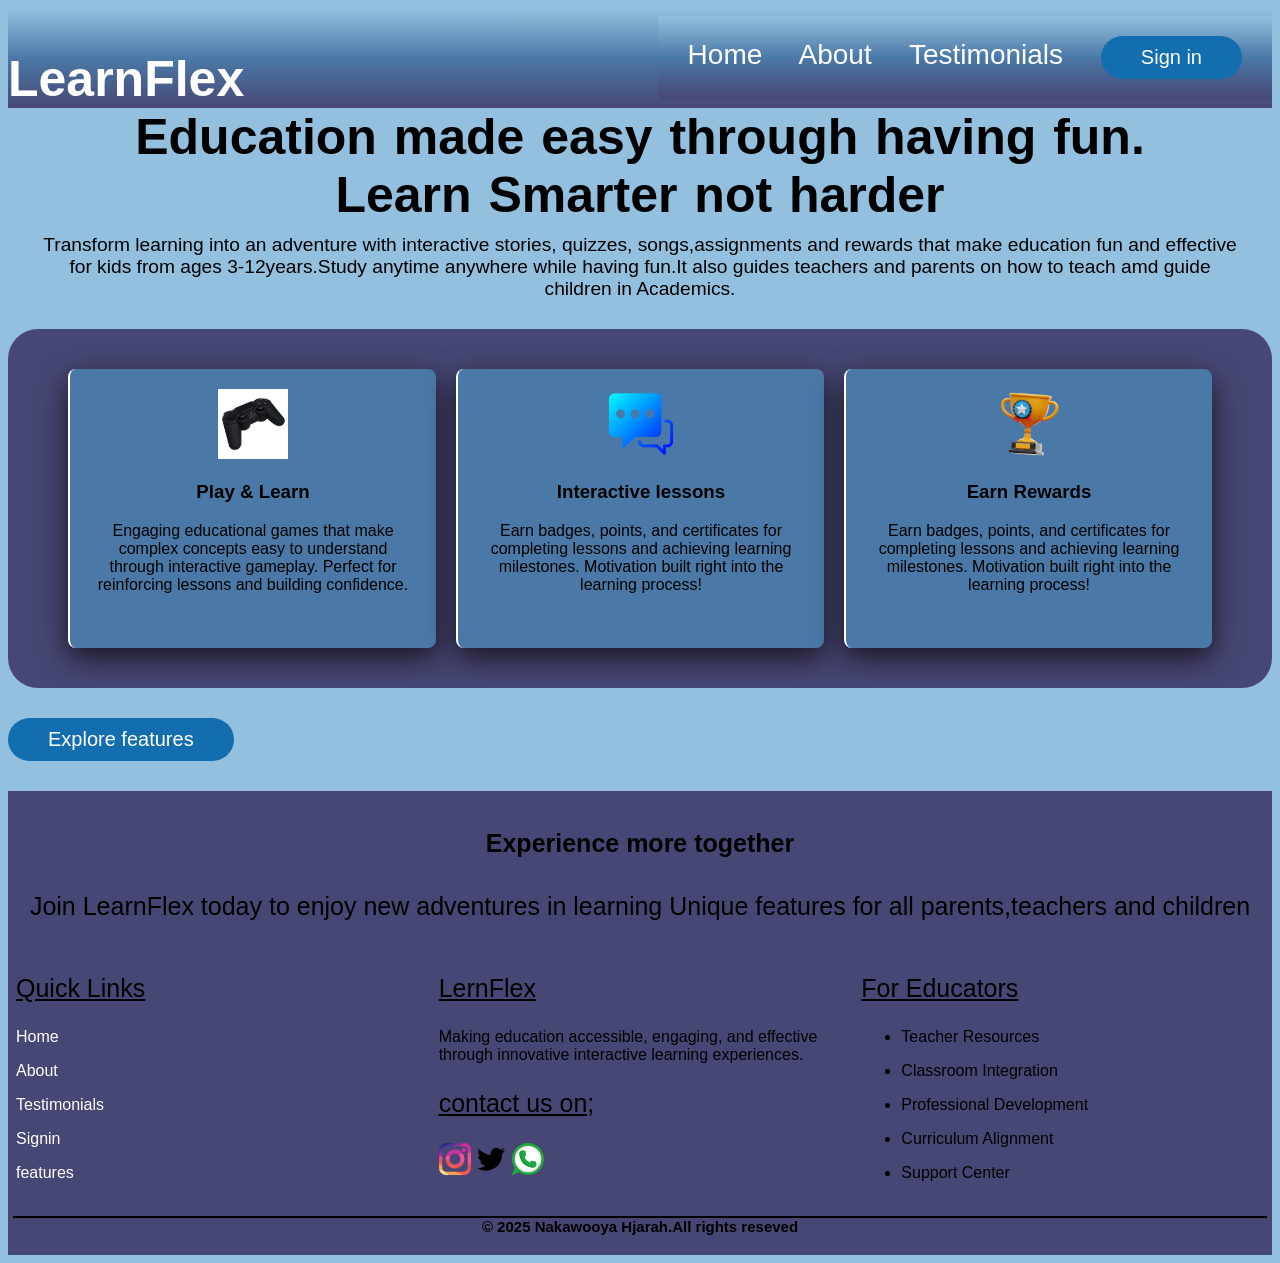
<file: index.html>
<!DOCTYPE html>
<html lang="en">
<head>
    <meta charset="UTF-8">
    <meta name="viewport" content="width=device-width, initial-scale=1.0">
    <title>Home Page</title>
    <link rel="stylesheet" href="CSS/Style.css">
</head>
<body>
    
    <section class="head">
        <header class="header">
<h1>LearnFlex</h1>
        <div>
            <nav class="bar">
                <a href="index.html">Home</a>
                <a href="About.html">About</a>
               <a href="testimanials.html">Testimonials</a>
                <button><a href="Signin.html">Sign in</a></button>

             </nav>
            </header>
            
        <div class="one">
            <h1>Education made easy through having fun.</h1>  
            <h1>Learn Smarter not harder</h1 >
            <p>Transform learning into an adventure with interactive stories, quizzes, songs,assignments and rewards that make education fun and effective for kids from ages 3-12years.Study anytime anywhere while having fun.It also guides teachers and parents on how to teach amd guide children in Academics.</p>
           
        </div>
        <section class="sub-main">
            <div class="learn">
                <img src="MEDIA/learn1.jpg" alt="Play" height="auto"width="70">
                <h3>Play & Learn</h3>
                <p>Engaging educational games that make complex concepts easy to understand through interactive gameplay. Perfect for reinforcing lessons and building confidence.</p><br>

            </div >
            <div class="learn">
                <img src="MEDIA/image3.jpg" alt="Lessons" height="auto" width="70">
                <h3>Interactive lessons</h3>
                <p>Earn badges, points, and certificates for completing lessons and achieving learning milestones. Motivation built right into the learning process!</p>
                </div>
            <div class="learn">
                <img src="MEDIA/learn2.jpg" alt="rewards" height="auto" width="70">
                <h3>Earn Rewards</h3>
                <p>Earn badges, points, and certificates for completing lessons and achieving learning milestones. Motivation built right into the learning process!</p>
            </div>
        </section>
         </section>
          <button><a href="features.html">Explore features</a></button>
         <section class="footer-section">
            <div class="Join">
            <h4>Experience more together</h4>
            <p>Join LearnFlex today to enjoy new adventures in learning Unique features for all parents,teachers and children</p>
</div>
<div class="footer-main">
<div class="foot">
    <h3>Quick Links</h3>
<p><a href="Home.html">Home</a></p>
            <p><a href="About.html">About</a></p>
               <p><a href="testimanials.html">Testimonials</a></p>
               <p><a href="Signin.html">Signin</a></p>
                <p><a href="features.html">features</a></p>
</div>
<div class="foot">
    <h3>LernFlex </h3>
<p>Making education accessible, engaging, and effective through innovative interactive learning experiences.</p>

    <h3>contact us on;</h3>
    <a href="https://www.instagram.com/collections_um?igsh=YzljYTk1ODg3Zg==" target="_blank"><img src="MEDIA/instagram-svgrepo-com.svg" alt="instagram" width="32" height="32"></a>
    <a href="https://x.com/hajarahnak74161?t=YHW5XuSPEqQC1lAIzwdcUg&s=09" target="_blank"><img src="MEDIA/twitter-svgrepo-com.svg" alt="Twiter" width="32" height="32"></a>
    <a href="https://wa.me/message/HOSSI6LAIOQKA1" target="_blank"><img src="MEDIA/whatsapp-svgrepo-com.svg" alt="Whats-up" width="32" height="32"></a>

</div>
<div class="foot">
<h3> For Educators</h3>
<ul>
<li><p>Teacher Resources</p></li>
<li><p>Classroom Integration</p></li>
<li><p>Professional Development</p></li>
<li><p>Curriculum Alignment</p></li>
<li><p>Support Center</p></li>
</ul>
</div>
</div>
<p class="copy">&copy; 2025 Nakawooya Hjarah.All rights reseved</p>
</section>
    
</body>
</html>
</file>
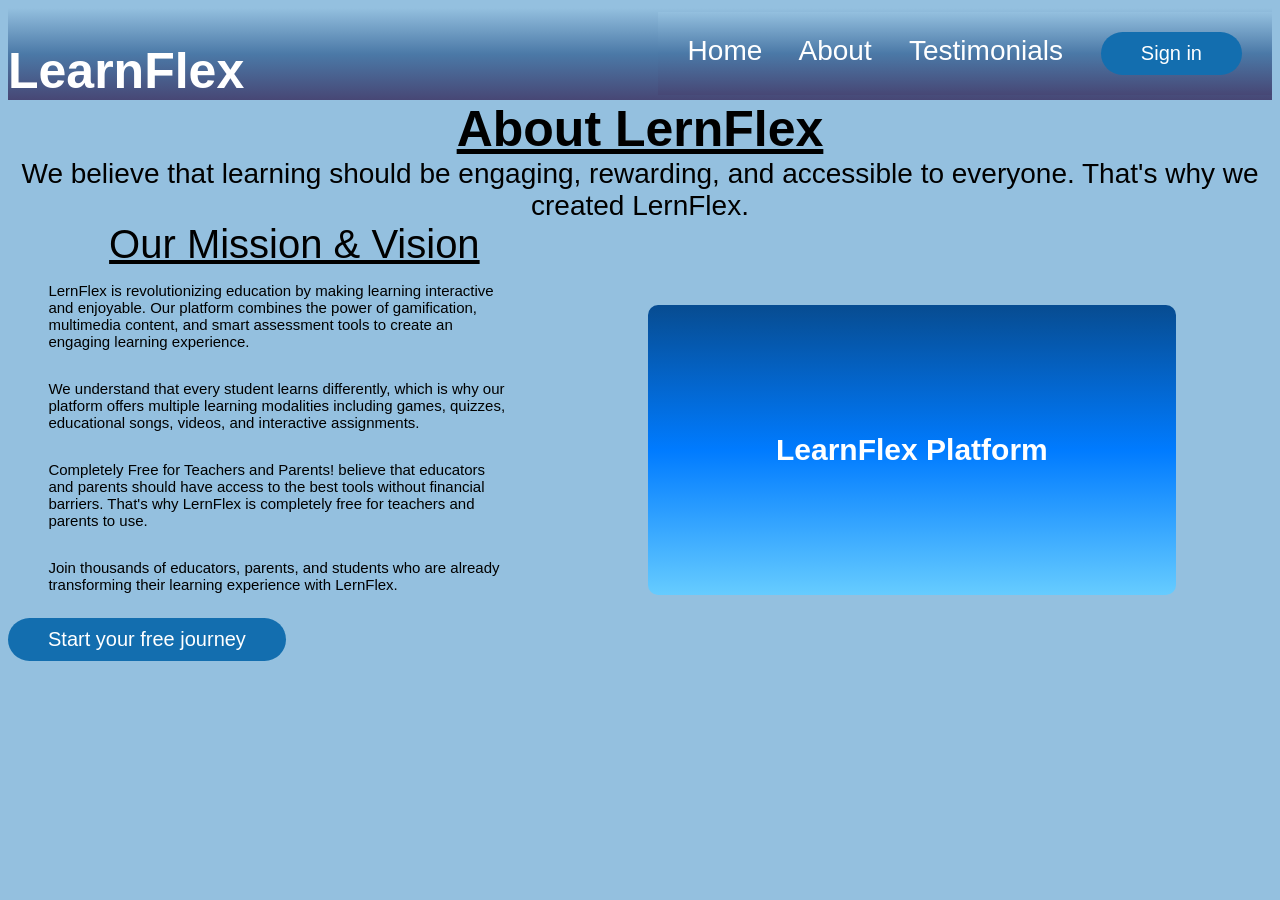
<file: About.html>
<!DOCTYPE html>
<html lang="en">
<head>
    <meta charset="UTF-8">
    <meta name="viewport" content="width=device-width, initial-scale=1.0">
    <title>About Page</title>
    <link rel="stylesheet" href="CSS/Style.css">
</head>
<body>
  <header class="header">
<h1>LearnFlex</h1>
        <div>
            <nav class="bar">
                <a href="index.html">Home</a>
                <a href="About.html">About</a>
               <a href="testimanials.html">Testimonials</a>
                <button><a href="Signin.html">Sign in</a></button>
</nav>
            </header> 
    <section class="main">
    <div class="about">
    <h1>About LernFlex</h1>
    <p>We believe that learning should be engaging, rewarding, and accessible to everyone. That's why we created LernFlex.</p>
    </div>
    <div class="about-left">
        <h2>Our Mission & Vision</h2>
        <div class="about-l">
        <p>LernFlex is revolutionizing education by making learning interactive and enjoyable. Our platform combines the power of gamification, multimedia content, and smart assessment tools to create an engaging learning experience.</p>
        <p>We understand that every student learns differently, which is why our platform offers multiple learning modalities including games, quizzes, educational songs, videos, and interactive assignments.</p>
        <p>Completely Free for Teachers and Parents! believe that educators and parents should have access to the best tools without financial barriers. That's why LernFlex is completely free for teachers and parents to use.</p>
        <p>Join thousands of educators, parents, and students who are already transforming their learning experience with LernFlex.</p>
        <h1>LearnFlex Platform</h1>
        </div>
<button><a href="Signin.html">Start your free journey</a></button>
    </section>
</body>
</html>
</file>
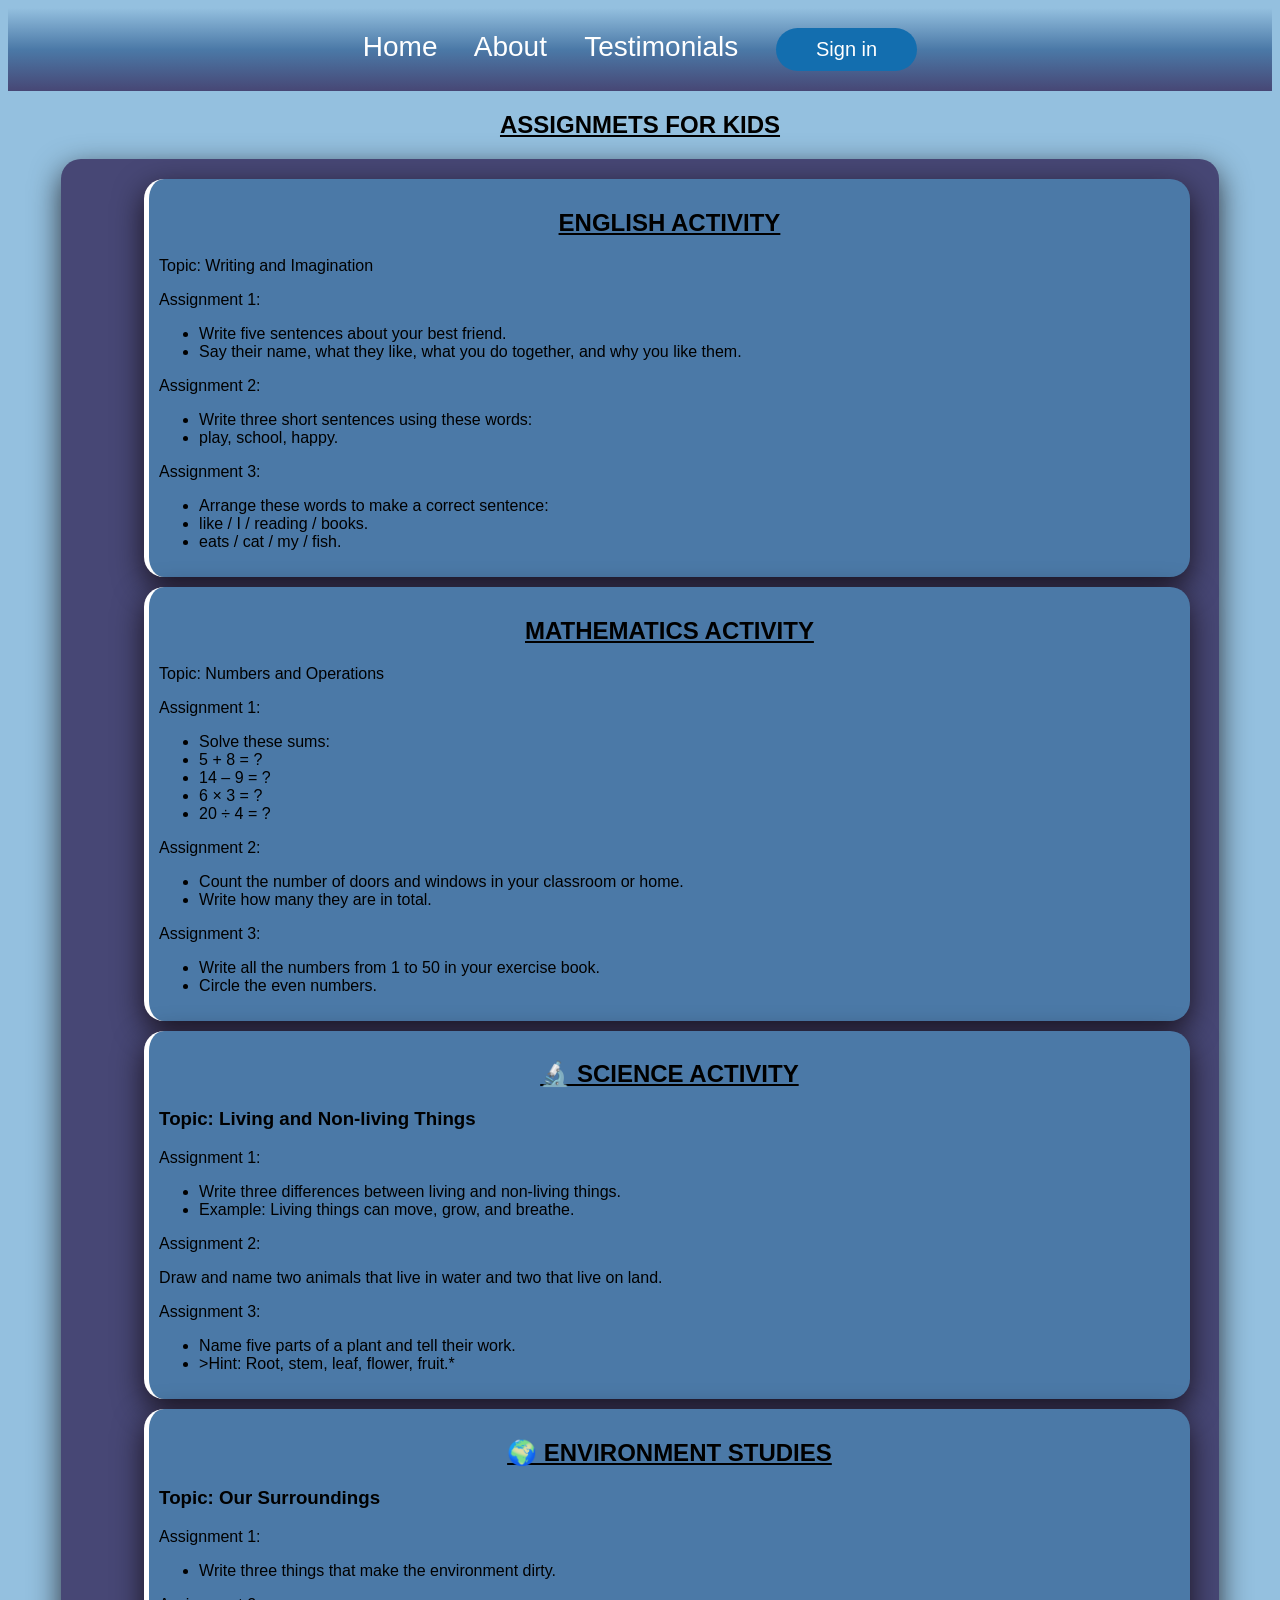
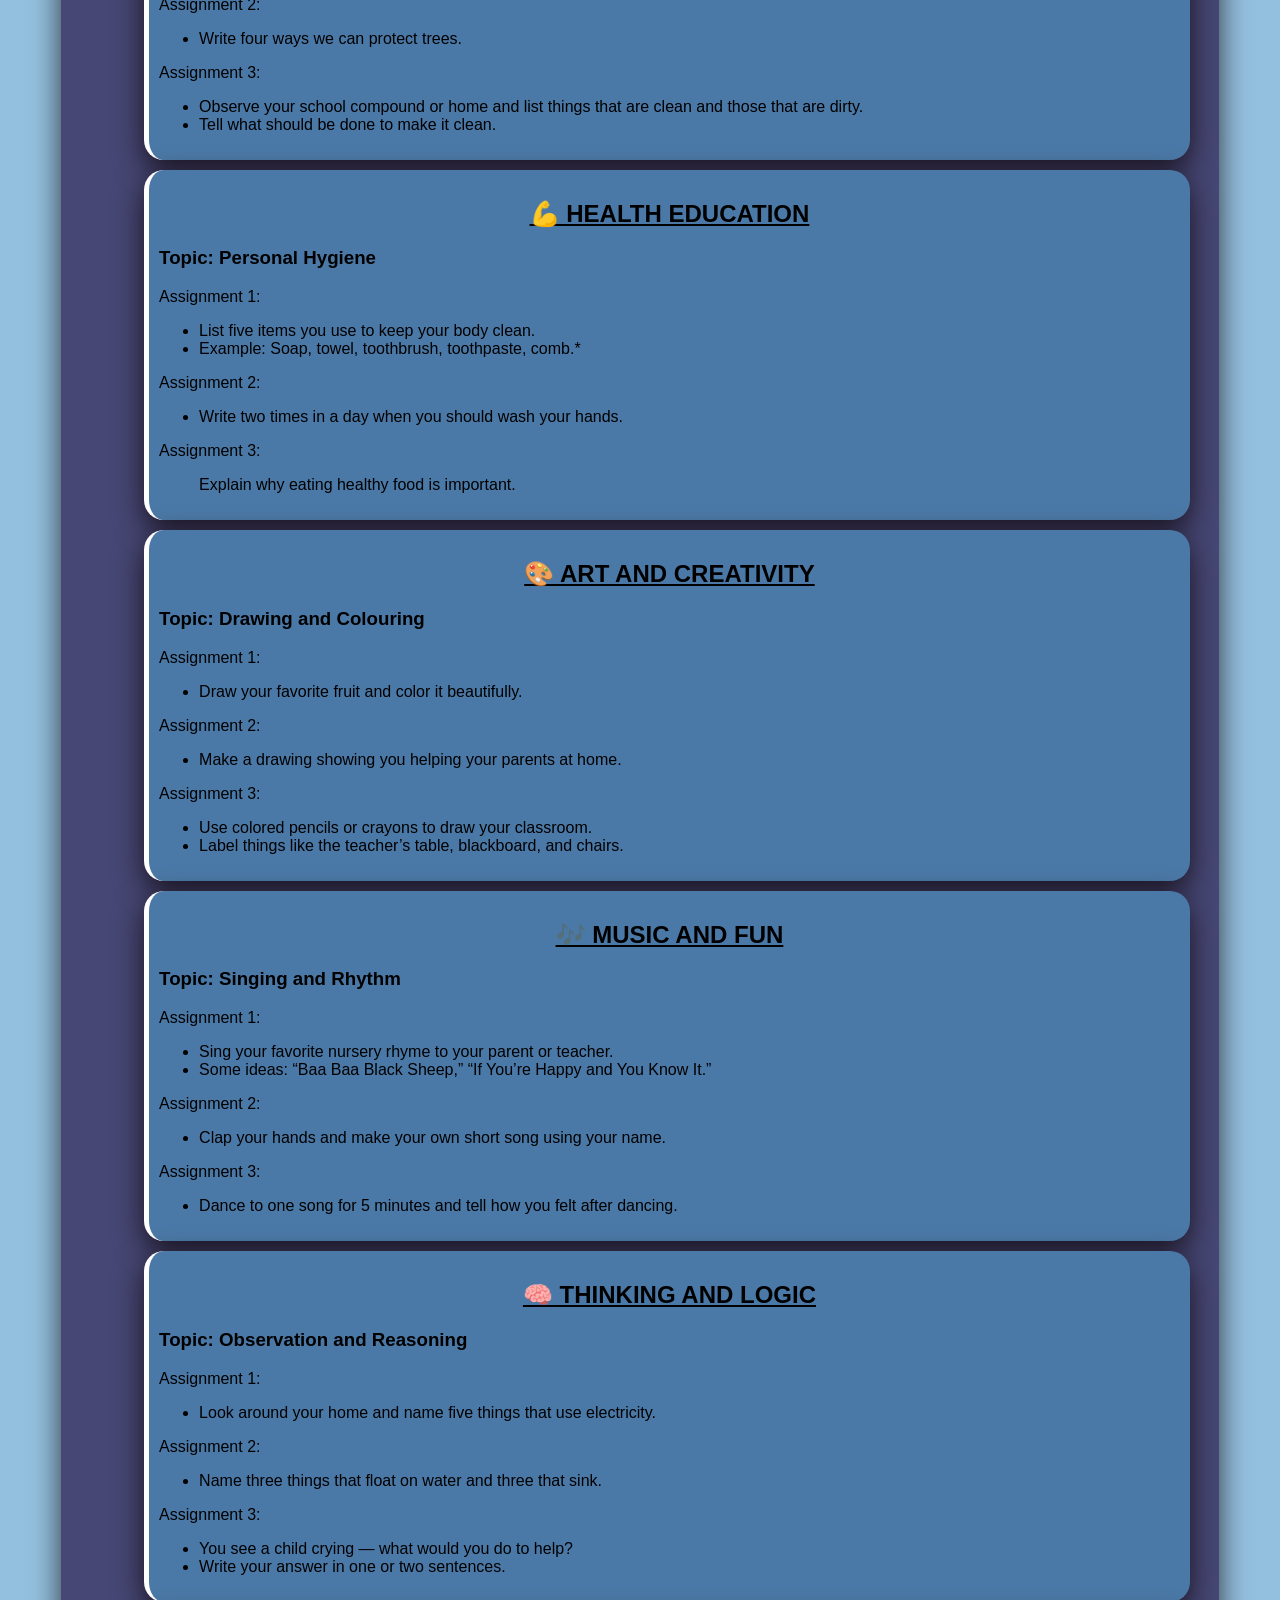
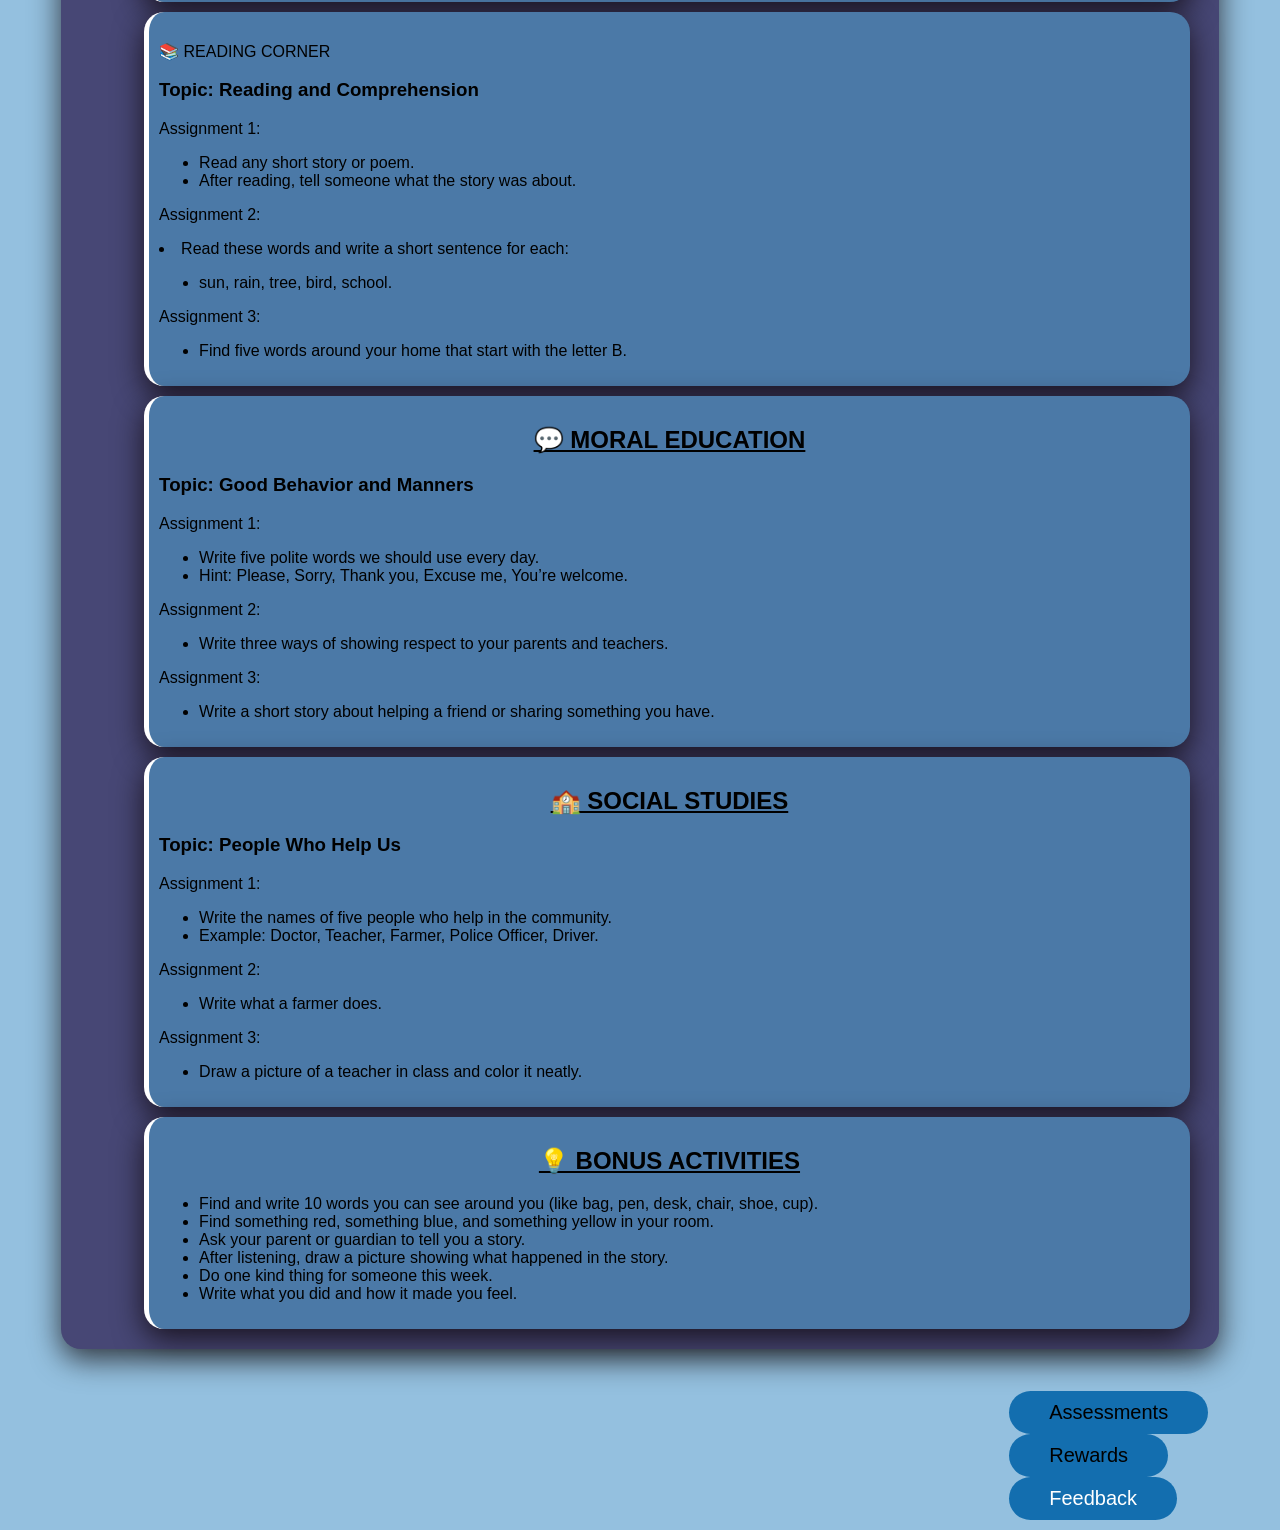
<file: ASSINMENTS.html>
<!DOCTYPE html>
<html lang="en">
<head>
    <meta charset="UTF-8">
    <meta name="viewport" content="width=device-width, initial-scale=1.0">
    <title>Document</title>
    <link rel="stylesheet" href="CSS/Style.css">
</head>
<body>
    <section class="Assignment">
        <section class="about">
        <div>
             <nav class="bar">
                <a href="index.html">Home</a>
                <a href="About.html">About</a>
                <a href="testimanials.html">Testimonials</a>
                <button><a href="Signin.html">Sign in</a></button>
             </nav>
        </div>
    </section>
    <h1>ASSIGNMETS FOR KIDS</h1>
    <div class="Asses">
    <div class="Asses-1">
    <h1>ENGLISH ACTIVITY</h1>
    <P>Topic: Writing and Imagination</P>
<p>Assignment 1:</p>
    <ul>
<li>Write five sentences about your best friend.</li>
<li>Say their name, what they like, what you do together, and why you like them.</li>
</ul>
<p>Assignment 2:</p>
<ul>
<li>Write three short sentences using these words:</li>
<li>play, school, happy.</li>
</ul>
<p>Assignment 3:</p>
<ul>
<li>Arrange these words to make a correct sentence:</li>
<li>like / I / reading / books.</li>
<li>eats / cat / my / fish.</li>
    </Ul>
    </div>
    <div class="Asses-1">
   <h1> MATHEMATICS ACTIVITY</h1>
<p>Topic: Numbers and Operations</p>
<p>Assignment 1:</p>
<ul>
<li>Solve these sums:</li>
<li>5 + 8 = ?</li>
<li>14 – 9 = ?</li>
<li>6 × 3 = ?</li>
<li>20 ÷ 4 = ?</li>
</ul>
<p>Assignment 2:</p>
<ul>
<li>Count the number of doors and windows in your classroom or home.</li>
<li>Write how many they are in total.</li>
</ul>
<p>Assignment 3:</p>
<ul>
<li>Write all the numbers from 1 to 50 in your exercise book.</li>
<li>Circle the even numbers.</li>
</ul>
    </div>
<div class="Asses-1">
<h1>🔬 SCIENCE ACTIVITY</h1>
<h3>Topic: Living and Non-living Things</h3>
<p>Assignment 1:</p>
<Ul>
<li>Write three differences between living and non-living things.</li>
<li>Example: Living things can move, grow, and breathe.</li>
    </Ul>
<p>Assignment 2:</p>
<p></p>Draw and name two animals that live in water and two that live on land.</p>
<p>Assignment 3:</p>
<ul>
<li>Name five parts of a plant and tell their work.
<li>>Hint: Root, stem, leaf, flower, fruit.*
    </ul>
</div>
<div class="Asses-1">
<h1>🌍 ENVIRONMENT STUDIES</h1>
<h3>Topic: Our Surroundings</h3>
<p>Assignment 1:</p>
<ul>
<li>Write three things that make the environment dirty.</li>
</ul>
<p>Assignment 2:</p>
    <ul>
<li>Write four ways we can protect trees.</li>
</ul>
<p>Assignment 3:</p>
<ul>
<li>Observe your school compound or home and list things that are clean and those that are dirty.
<li>Tell what should be done to make it clean.
</ul>
</div>
<div class="Asses-1">
<h1>💪 HEALTH EDUCATION</h1>
<h3>Topic: Personal Hygiene</h3>
<p>Assignment 1:</p>
<ul>
<li>List five items you use to keep your body clean.</li>
<li>Example: Soap, towel, toothbrush, toothpaste, comb.*</li>
</ul>
<p>Assignment 2:</p>
<ul>
<li>Write two times in a day when you should wash your hands.</li>
</ul>
<p>Assignment 3:</p>
<ul>
</li>Explain why eating healthy food is important.
</ul>
</div>
<div class="Asses-1">
<h1>🎨 ART AND CREATIVITY</h1>
<h3>Topic: Drawing and Colouring</h3>
<p>Assignment 1:</p>
<ul>
<li>Draw your favorite fruit and color it beautifully.</li>
</ul>
<p>Assignment 2:</p>
<ul>
<li>Make a drawing showing you helping your parents at home.</li>
</ul>
<p>Assignment 3:</p>
<ul>
<li>Use colored pencils or crayons to draw your classroom.</li>
<li>Label things like the teacher’s table, blackboard, and chairs.</li>
</ul>
</div>
<div class="Asses-1">
<h1>🎶 MUSIC AND FUN</h1>
<h3>Topic: Singing and Rhythm</h3>
<p>Assignment 1:</p>
<ul>
<li>Sing your favorite nursery rhyme to your parent or teacher.</li>
<li>Some ideas: “Baa Baa Black Sheep,” “If You’re Happy and You Know It.”</li>
</ul>
<p>Assignment 2:</p>
<ul>
<li>Clap your hands and make your own short song using your name.</li>
</ul>
<p>Assignment 3:</p>
<ul>
<li>Dance to one song for 5 minutes and tell how you felt after dancing.</li>
</ul>
</div>
<div class="Asses-1">
<h1>🧠 THINKING AND LOGIC</h1>
<h3>Topic: Observation and Reasoning</h3>
<p>Assignment 1:</p>
<ul>
<li>Look around your home and name five things that use electricity.</li>
</ul>
<p>Assignment 2:</p>
<ul>
<li>Name three things that float on water and three that sink.</li>
</ul>
<p>Assignment 3:</p>
<ul>
<li>You see a child crying — what would you do to help?</li>
<li>Write your answer in one or two sentences.</li>
</ul>
</div>
<div class="Asses-1">
<h1></h1>📚 READING CORNER
<h3>Topic: Reading and Comprehension</h3>
<p>Assignment 1:</p>
<ul>
<li>Read any short story or poem.</li>
<li>After reading, tell someone what the story was about.</li>
    </ul>
<p>Assignment 2:</p>
<li>Read these words and write a short sentence for each:</li>
    </ul>
    <ul>
<li>sun, rain, tree, bird, school.</li>
    </ul>
<p>Assignment 3:</p>
<ul>
<li>Find five words around your home that start with the letter B.</li>
    </ul>
</div>
<div class="Asses-1">
<h1>💬 MORAL EDUCATION</h1>
<h3>Topic: Good Behavior and Manners</h3>
<p>Assignment 1:</p>
<ul>
<li>Write five polite words we should use every day.</li>
<li>Hint: Please, Sorry, Thank you, Excuse me, You’re welcome.</li>
</ul>
<p>Assignment 2:</p>
<ul>
<li>Write three ways of showing respect to your parents and teachers.</li>
</ul>
<p>Assignment 3:</p>
<ul>
<li>Write a short story about helping a friend or sharing something you have.</li>
</ul>
</div>
<div class="Asses-1">
<h1>🏫 SOCIAL STUDIES</h1>
<h3>Topic: People Who Help Us</h3>
<p>Assignment 1:</p>
<ul>
<li>Write the names of five people who help in the community.</li>
<li>Example: Doctor, Teacher, Farmer, Police Officer, Driver.</li>
    </ul>
<p>Assignment 2:</p>
<ul>
<li>Write what a farmer does.</li>
    </ul>
<p>Assignment 3:</p>
<ul>
<li>Draw a picture of a teacher in class and color it neatly.</li>
    </ul>
</div>
<div class="Asses-1">
<h1>💡 BONUS ACTIVITIES</h1>
<ul>
<li>Find and write 10 words you can see around you (like bag, pen, desk, chair, shoe, cup).</li>
<li>Find something red, something blue, and something yellow in your room.</li>
<li>Ask your parent or guardian to tell you a story.</li>
<li>After listening, draw a picture showing what happened in the story.</li>
<li>Do one kind thing for someone this week.</li>
<li>Write what you did and how it made you feel.</li>
</ul>
</div>
    </div>
    <div class="btn">
<button>Assessments</button>
<button>Rewards</button>
<button><a href="Feedback.html">Feedback</a></button>
    </div>
</section>
</body>
</html>
</file>
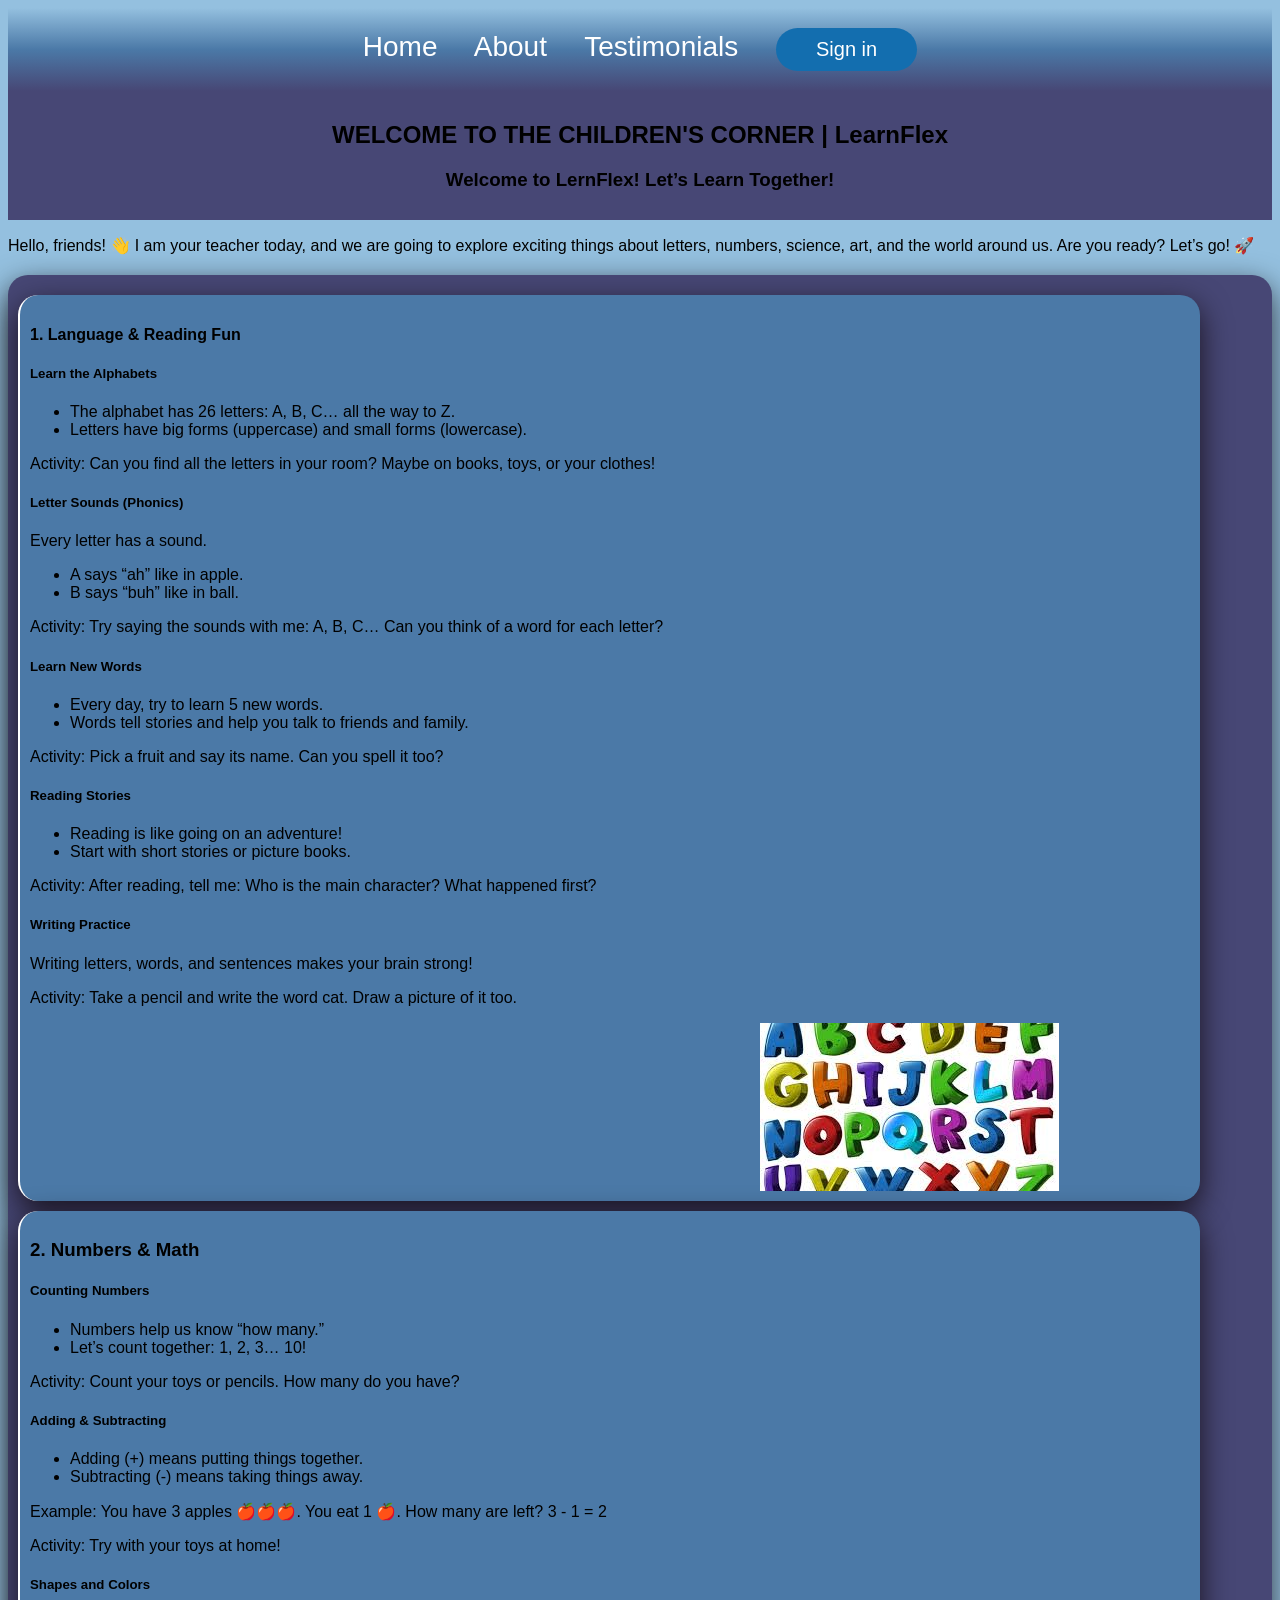
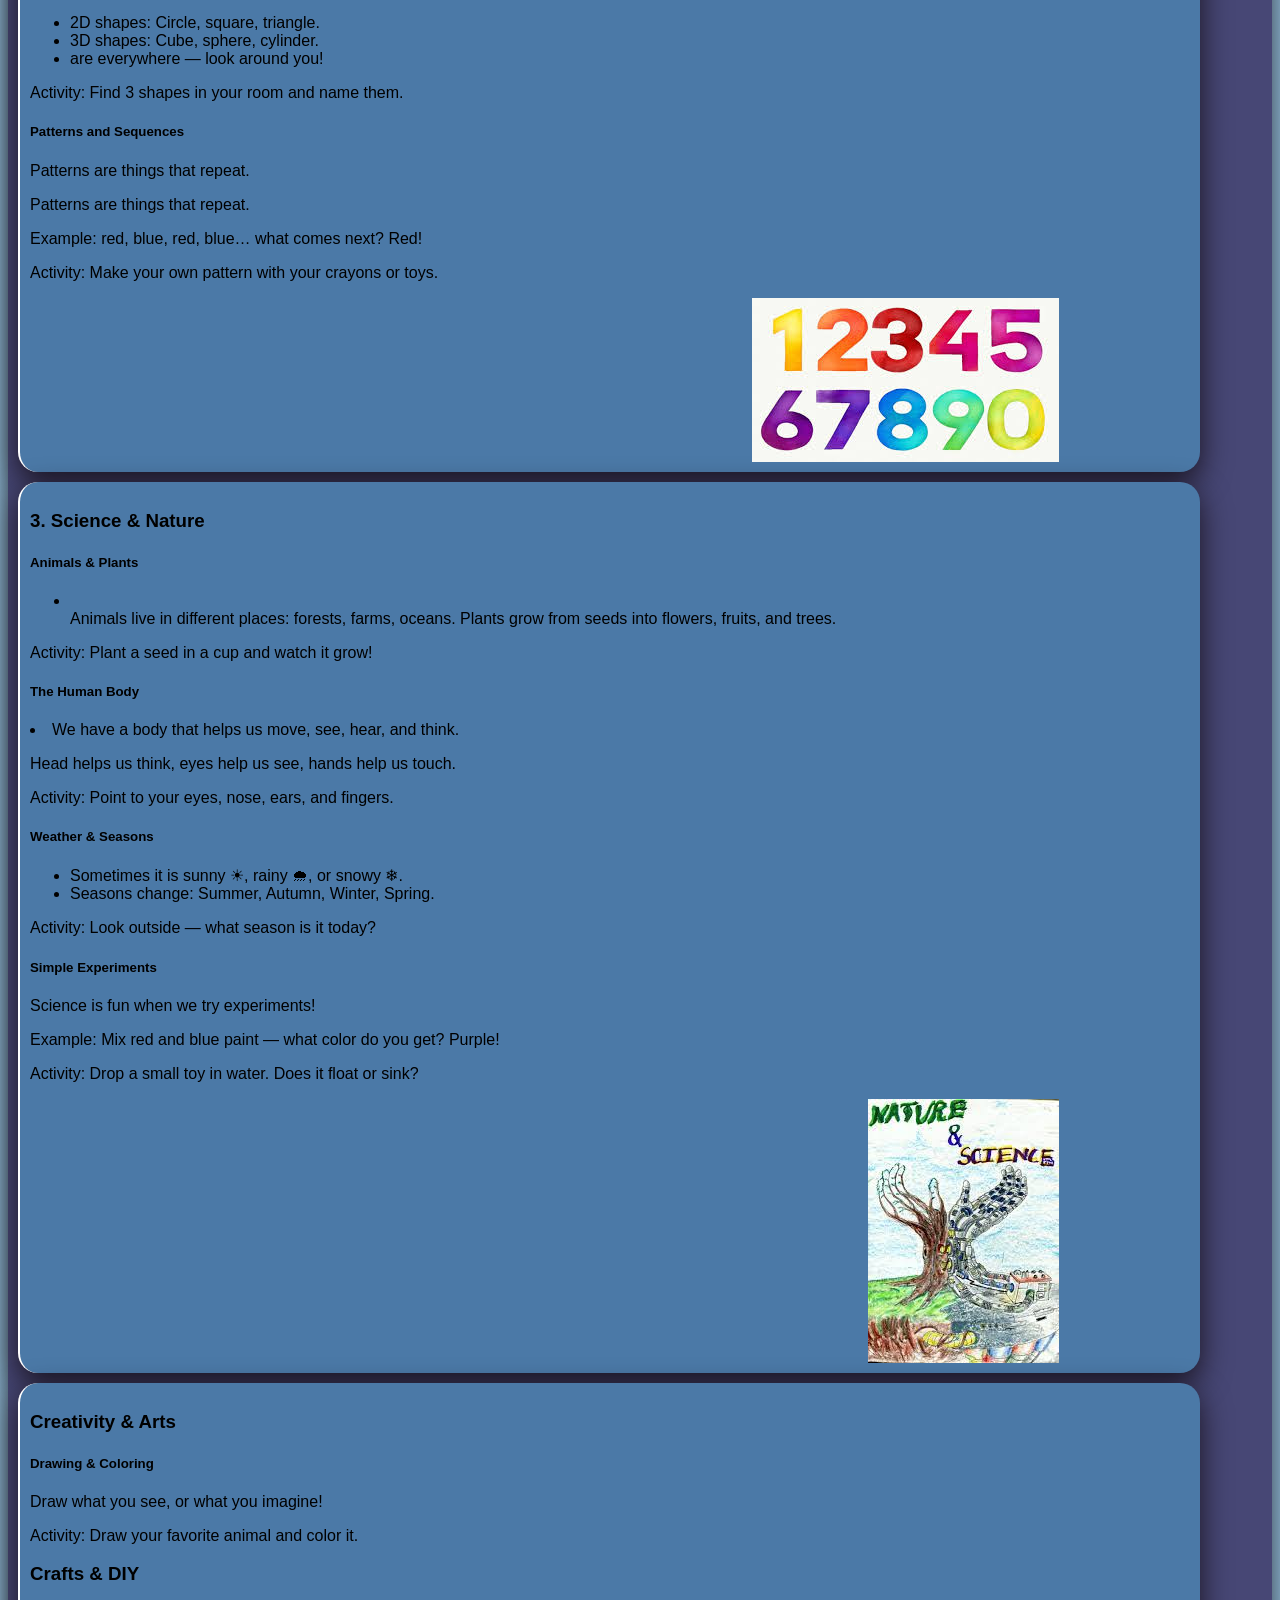
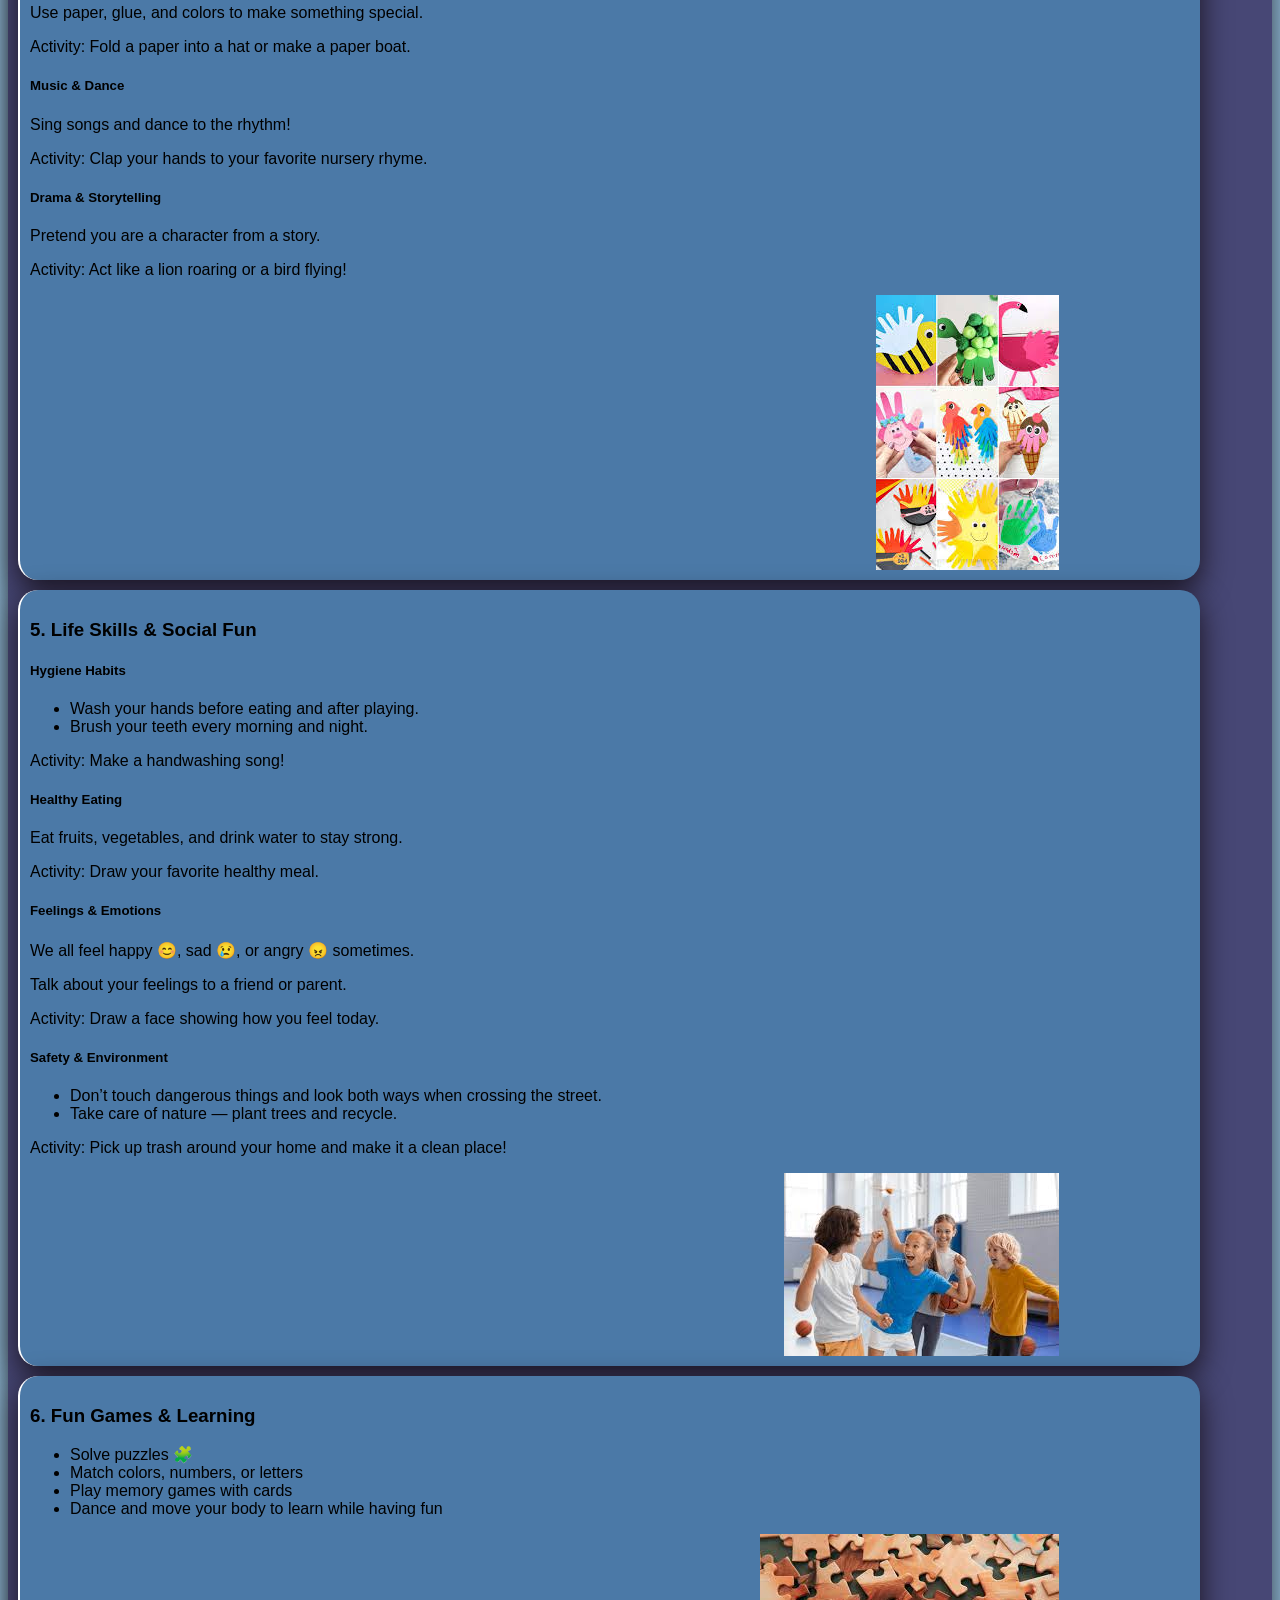
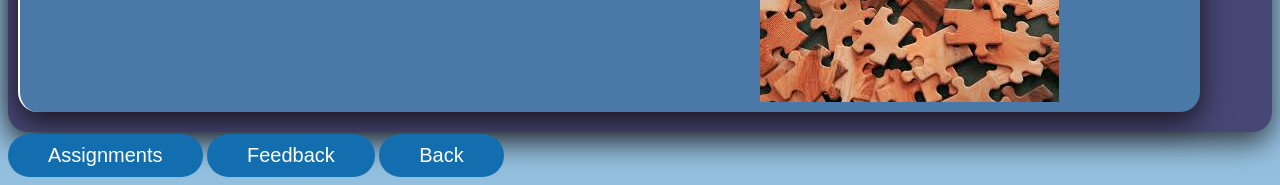
<file: Children.html>
<!DOCTYPE html>
<html lang="en">
<head>
    <meta charset="UTF-8">
    <meta name="viewport" content="width=device-width, initial-scale=1.0">
    <title>Children’s Page</title>
    <link rel="stylesheet" href="CSS/Style.css">
</head>
<body>
    <section class="about">
        <div>
             <nav class="bar">
                <a href="index.html">Home</a>
                <a href="About.html">About</a>
                <a href="testimanials.html">Testimonials</a>
                <button><a href="Signin.html">Sign in</a></button>
             </nav>
        </div>
    </section>
    <section >
        <div class="Welcome">
    <h1>WELCOME TO THE CHILDREN'S CORNER | LearnFlex</h1>
    <h3>Welcome to LernFlex! Let’s Learn Together!</h3>
        </div>
<p>Hello, friends! 👋 I am your teacher today, and we are going to explore 
    exciting things about letters, numbers, science, art, and the world around us. 
    Are you ready? Let’s go! 🚀</p>
    <div class="study-2">
    <div class="kids">
<h4>1. Language & Reading Fun </h4>
<h5>Learn the Alphabets</h5>
<ul>
<li>The alphabet has 26 letters: A, B, C… all the way to Z.</li>
<li>Letters have big forms (uppercase) and small forms (lowercase).</li>
</ul>
<p>Activity: Can you find all the letters in your room? Maybe on books, toys, or your clothes! </p>
<h5>Letter Sounds (Phonics)</h5>
<p>Every letter has a sound. </p>
<ul>
<li>A says “ah” like in apple.</li>
<li>B says “buh” like in ball.</li>
</ul>
<p>Activity: Try saying the sounds with me: A, B, C… Can you think of a word for each letter?</p>
<h5>Learn New Words</h5>
<ul>
<li>Every day, try to learn 5 new words.</li>
<li>Words tell stories and help you talk to friends and family.</li>
</ul>
<p>Activity: Pick a fruit and say its name. Can you spell it too?</p>
<h5>Reading Stories</h5>
<ul>
<li>Reading is like going on an adventure!</li>
<li>Start with short stories or picture books.</li>
</ul>
<p>Activity: After reading, tell me: Who is the main character? What happened first?
<h5>Writing Practice</h5>
<p>Writing letters, words, and sentences makes your brain strong!</p>
<p>Activity: Take a pencil and write the word cat. Draw a picture of it too.</p>
<img src="MEDIA/Alpha.jpg" alt="">
</div>
<div class="kids">
<h3>2. Numbers & Math </h3>
<h5>Counting Numbers</h5>
<ul>
<li>Numbers help us know “how many.”</li>
<li>Let’s count together: 1, 2, 3… 10!</li>
</ul>
<p>Activity: Count your toys or pencils. How many do you have?</p>
<h5>Adding & Subtracting</h5>
<ul>
<li>Adding (+) means putting things together.</li>
<li>Subtracting (-) means taking things away.</li>
</ul>
<p>Example: You have 3 apples 🍎🍎🍎. You eat 1 🍎. How many are left? 3 - 1 = 2</p>
<p>Activity: Try with your toys at home!</p>
<h5>Shapes and Colors</h5>
<ul>
<li>2D shapes: Circle, square, triangle.</li>
<li>3D shapes: Cube, sphere, cylinder.</li>
<li> are everywhere — look around you!</li>
</ul>
<p>Activity: Find 3 shapes in your room and name them.</p>
<h5>Patterns and Sequences</h5>
<p></p>Patterns are things that repeat.</p>
<p>Patterns are things that repeat.</p>
<p>Example: red, blue, red, blue… what comes next? Red!</p>
<p>Activity: Make your own pattern with your crayons or toys.</p>
<img src="MEDIA/number.jpg" alt="">
</div>
<div class="kids">
<h3>3. Science & Nature</h3>
<h5>Animals & Plants</h5>
<ul>
<li></li>Animals live in different places: forests, farms, oceans.</li>
Plants grow from seeds into flowers, fruits, and trees.</li>
</ul>
<p>Activity: Plant a seed in a cup and watch it grow!</p>
<h5>The Human Body</h5>
<li>We have a body that helps us move, see, hear, and think.</li>
<p>Head helps us think, eyes help us see, hands help us touch.</li>
<p>Activity: Point to your eyes, nose, ears, and fingers.</p>
<h5>Weather & Seasons</h5>
<ul>
<li>Sometimes it is sunny ☀, rainy 🌧, or snowy ❄.</li>
<li>Seasons change: Summer, Autumn, Winter, Spring.</li></ul>
<p>Activity: Look outside — what season is it today?</p>
<h5>Simple Experiments</h5>
<p>Science is fun when we try experiments!</p>
<p>Example: Mix red and blue paint — what color do you get? Purple!</p>
<p>Activity: Drop a small toy in water. Does it float or sink?</p>
<img src="MEDIA/scince and nature.jpg" alt="">
</div>
<div class="kids">
<h3> Creativity & Arts</h3>
<h5>Drawing & Coloring</h5>
<p>Draw what you see, or what you imagine!</p>
<p>Activity: Draw your favorite animal and color it.</p>
<h3>Crafts & DIY</h3>
<p>Use paper, glue, and colors to make something special.</p>
<p>Activity: Fold a paper into a hat or make a paper boat.</p>
<h5>Music & Dance</h5>
<p>Sing songs and dance to the rhythm!</p>
<p>Activity: Clap your hands to your favorite nursery rhyme.</p>
<h5>Drama & Storytelling</h5>
<p>Pretend you are a character from a story.</p>
<p>Activity: Act like a lion roaring or a bird flying!</p>
<img src="MEDIA/a n d.jpg" alt="">
</div>
<div class="kids">
<h3>5. Life Skills & Social Fun</h3>
<h5>Hygiene Habits</h5>
<ul>
<li>Wash your hands before eating and after playing.</li>
<li>Brush your teeth every morning and night.</li>
</ul>
<p>Activity: Make a handwashing song!</p>
<h5>Healthy Eating</h5>
<P>Eat fruits, vegetables, and drink water to stay strong.</P>
<p>Activity: Draw your favorite healthy meal.</p>
<h5>Feelings & Emotions</h5>
<P>We all feel happy 😊, sad 😢, or angry 😠 sometimes.</P>
<p>Talk about your feelings to a friend or parent.</P>
<p>Activity: Draw a face showing how you feel today.</P>
<h5>Safety & Environment</h5>
<ul>
<li>Don’t touch dangerous things and look both ways when crossing the street.</li>
<li>Take care of nature — plant trees and recycle.</li>
</ul>
<p>Activity: Pick up trash around your home and make it a clean place!</p>
<img src="MEDIA/skilss.jpg" alt="">
</div>
<div class="kids">
<h3>6. Fun Games & Learning </h3>
<ul>
<li>Solve puzzles 🧩</li>
<li>Match colors, numbers, or letters</li>
<li>Play memory games with cards</li>
<li>Dance and move your body to learn while having fun</li>
</ul>
<img src="MEDIA/jigsaw.jpg" alt="">
</div>
</div>
</div>
</div>
</section>
<button><a href="ASSINMENTS.html">Assignments</a></button>
<button><a href="Feedback.html">Feedback</a></button>
<button><a href="Learn.html">Back</a></button>

</body>
</html>
</file>
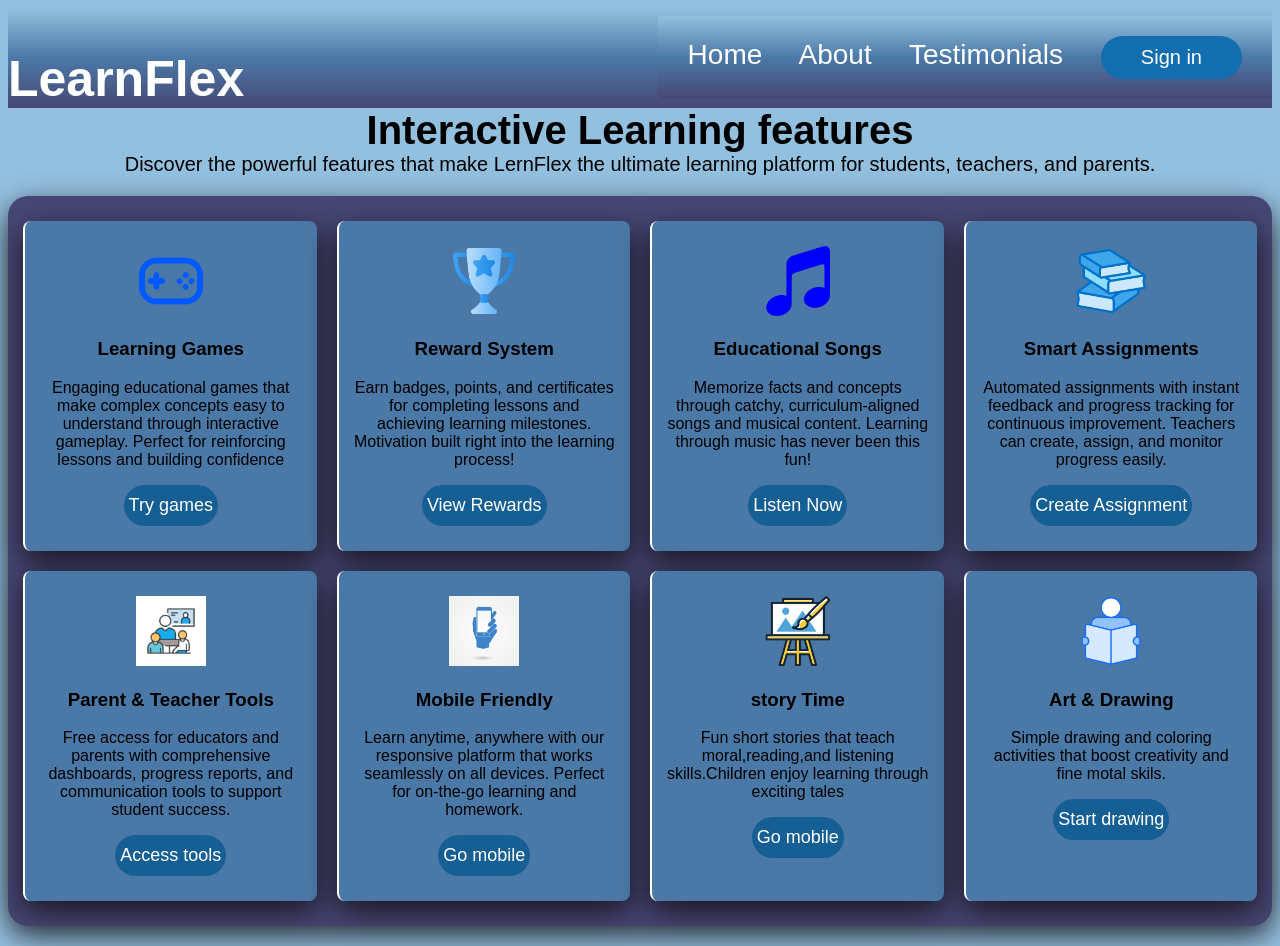
<file: features.html>
<!DOCTYPE html>
<html lang="en">
<head>
    <meta charset="UTF-8">
    <meta name="viewport" content="width=device-width, initial-scale=1.0">
    <title>Features</title>
    <link rel="stylesheet" href="CSS/Style.css">
</head>
<body>
    <section class="features">
       <header class="header">
<h1>LearnFlex</h1>
        <div>
            <nav class="bar">
                <a href="index.html">Home</a>
                <a href="About.html">About</a>
               <a href="testimanials.html">Testimonials</a>
                <button><a href="Signin.html">Sign in</a></button>

             </nav>
            </header> 
        <div class="four">
    <h1>Interactive Learning features</h1>
    <p>Discover the powerful features that make LernFlex the ultimate learning platform for students, teachers, and parents.</p>
    </div>
    </section>
    <section class="container">
    <div class="sub-containers">
        <img src="MEDIA/GAME.jpg" alt="" height="auto" width="70">
<h3>Learning Games</h3>
<p>Engaging educational games that make complex concepts easy to understand through interactive gameplay. Perfect for reinforcing lessons and building confidence</p>
<button><a href="Signin.html">Try games</a></button>
    </div>
    <div class="sub-containers">
        <img src="MEDIA/Trophy.jpg" alt="" height="auto" width="70">
        <h3>Reward System</h3>
        <p>Earn badges, points, and certificates for completing lessons and achieving learning milestones. Motivation built right into the learning process!</p>
<button><a href="Signin.html">View Rewards</a></button>
    </div>
    <div class="sub-containers">
        <img src="MEDIA/MUSIC.jpg" alt="" height="auto" width="70">
        <h3>Educational Songs</h3>
        <p>Memorize facts and concepts through catchy, curriculum-aligned songs and musical content. Learning through music has never been this fun!</p>
<button><a href="Signin.html">Listen Now</a></button>
    </div>
    <div class="sub-containers">
        <img src="MEDIA/Assignment.jpg" alt="" height="auto" width="70">
        <h3>Smart Assignments</h3>
        <p>Automated assignments with instant feedback and progress tracking for continuous improvement. Teachers can create, assign, and monitor progress easily.</p>
        <button><a href="Signin.html">Create Assignment</a></button>
    </div>
    <div class="sub-containers">
        <img src="MEDIA/PARENTS.jpg" alt="" height="auto" width="70">
        <h3>Parent & Teacher Tools</h3>
        <p>Free access for educators and parents with comprehensive dashboards, progress reports, and communication tools to support student success.</p>
        <button><a href="Signin.html">Access tools</a></button>
    </div>
    <div class="sub-containers">
        <img src="MEDIA/MOBILE.jpg" alt="" height="auto" width="70">
        <h3>Mobile Friendly</h3>
        <p>Learn anytime, anywhere with our responsive platform that works seamlessly on all devices. Perfect for on-the-go learning and homework.</p>
        <button><a href="Signin.html">Go mobile</a></button>
    </div>
     <div class="sub-containers">
        <img src="MEDIA/story.jpg" alt="" height="auto" width="70">
        <h3>story Time</h3>
        <p>Fun short stories that teach moral,reading,and listening skills.Children enjoy learning through exciting tales</p>
        <button><a href="Signin.html">Go mobile</a></button>
        </div>
         <div class="sub-containers">
        <img src="MEDIA/art.jpg" alt="" height="auto" width="70">
        <h3>Art & Drawing</h3>
        <p>Simple drawing and coloring activities that boost creativity and fine motal skils.</p>
        <button><a href="Signin.html">Start drawing</a></button>
         </div>
</section>

    
</body>
</html>
</file>
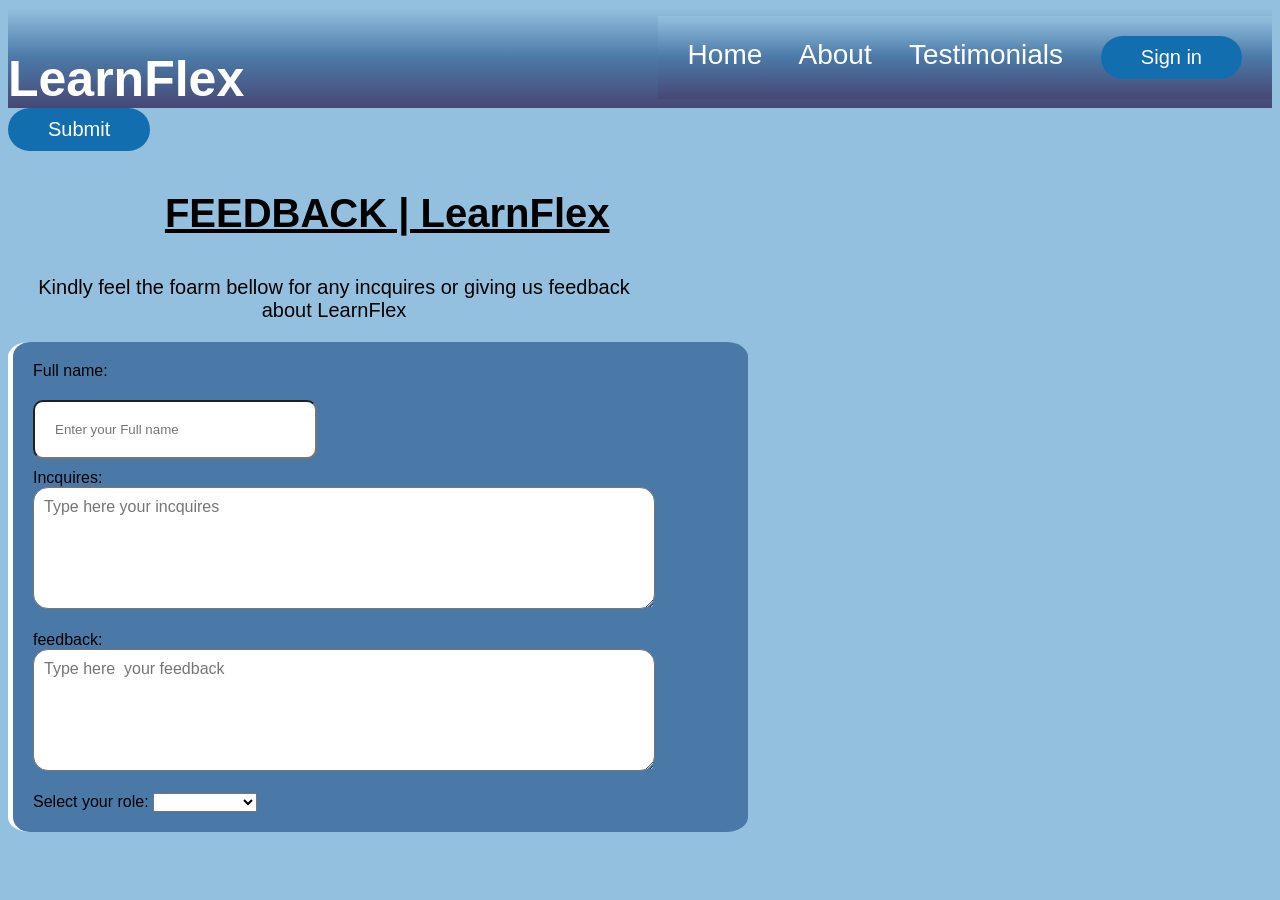
<file: Feedback.html>
<!DOCTYPE html>
<html lang="en">
<head>
    <meta charset="UTF-8">
    <meta name="viewport" content="width=device-width, initial-scale=1.0">
    <title>Feedback</title>
    <link rel="stylesheet" href="CSS/Style.css">
</head>
<body>
   <section class="head">
        <header class="header">
<h1>LearnFlex</h1>
        <div>
            <nav class="bar">
                <a href="index.html">Home</a>
                <a href="About.html">About</a>
               <a href="testimanials.html">Testimonials</a>
                <button><a href="Signin.html">Sign in</a></button>

             </nav>
            </header>
    <section class="feedback">
        <div >
          <button><a href="index.html">Submit</a></button>
    <h1>FEEDBACK | LearnFlex</h1>
    <P>Kindly feel the foarm bellow for any incquires or giving us feedback about LearnFlex</P>
</div>

<section>
  
    <div class="fb">
    <form>
    <div class="back">
    <form action="Feedback.html" method="post">
      <label for="Full name">Full name:</label>
      <input type="text" id="username" name="username" placeholder="Enter your Full name" required>
      <label for="incquires">Incquires:</label>
      <textarea id="Incquires" name="Incquires" placeholder="Type here your incquires"></textarea><br><br>
      <label for="feedback">feedback:</label>
      <textarea id="feedback" name="feedback" placeholder="Type here  your feedback" required></textarea><br><br>
<label for="role">Select your role:</label>
<select id="role" name="role" required>
  <option value=""disabled selected></option>
  <option value="Teacher">Tacher</option>
  <option value="parent">parent</option>
  <option value="student">student</option>
  <option value="rather not say">rather not say</option>
  <button><a href="index.html">Submit</a></button>
  </div>
    </div>
    </form>
    </section>
</section>
  </body>
</html>
</file>
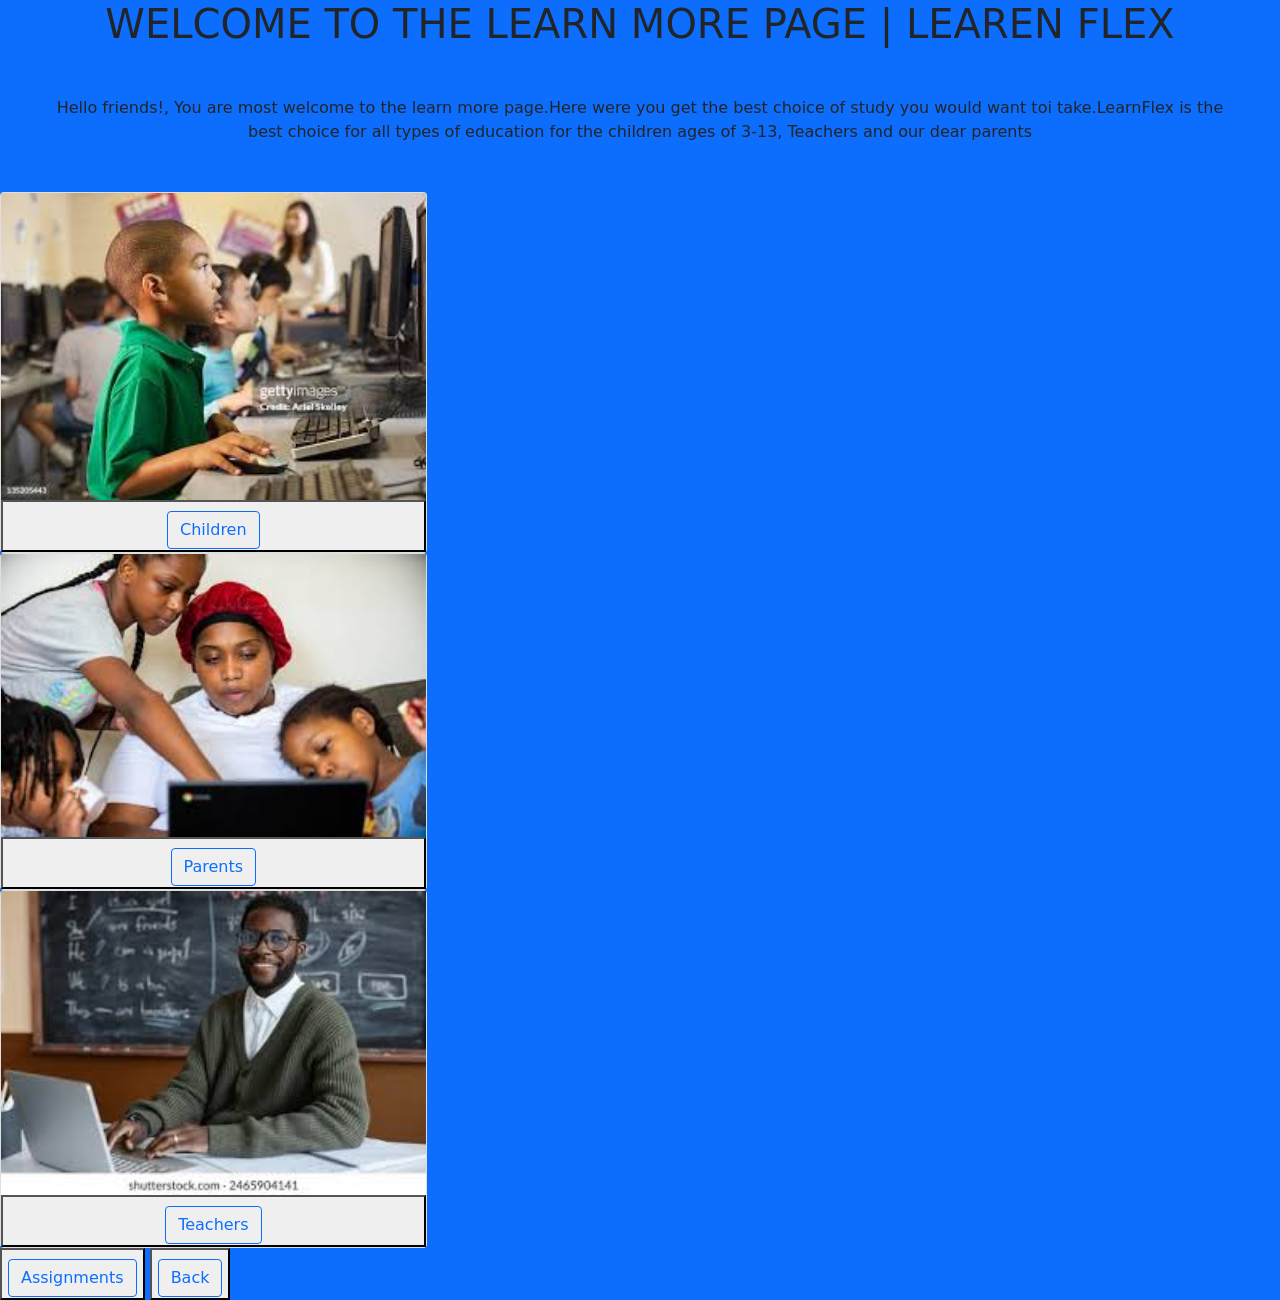
<file: Learn.html>
<!DOCTYPE html>
<html lang="en">
<head>
    <meta charset="UTF-8">
    <meta name="viewport" content="width=device-width, initial-scale=1.0">
    <title>Learn more page </title>
    <link rel="stylesheet" href="bootstrap/css/bootstrap.css">
</head>
<body class="bg-primary">
    
    <section class="text-center">
    <h1>WELCOME TO THE LEARN MORE PAGE | LEAREN FLEX</h1>
        <div class="m-5">
    <P>Hello friends!, You are most welcome to the learn more page.Here were you get the best choice of study 
        you would want toi take.LearnFlex is the best choice for all types of education for the children ages of 3-13,
        Teachers and our dear parents
    </P>
        </div>
    </section>
   <section class="raw">
    <div class="col-lg-4 col-md-6 col-sm-12 d-grid">
        <div class="card">
        <img src="MEDIA/download (1).jpg" class=""  alt="" >
        <button><a href="Children.html" class="btn btn-outline-primary mt-2">Children</a></button>
        </div>
    </div>
        <div class="col-lg-4 col-md-6 col-sm-12 d-grid">
        <div class="card">
        <img src="MEDIA/download (2).jpg" alt="">
        <button><a href="Parent.html" class="btn btn-outline-primary mt-2">Parents</a></button>
        </div>
        </div>
        <div class="col-lg-4 col-md-6 col-sm-12">
        <div class="card">
        <img src="MEDIA/download (3).jpg" alt="">
         <button><a href="Teachers.html" class="btn btn-outline-primary mt-2">Teachers</a></button>
         </div>
        </div>
    </section>
<button><a href="ASSINMENTS.html" class="btn btn-outline-primary mt-2">Assignments</a></button>
<button class="bt"><a href="index.html " class="btn btn-outline-primary mt-2">Back</a></button>
</body>
</html>
</file>
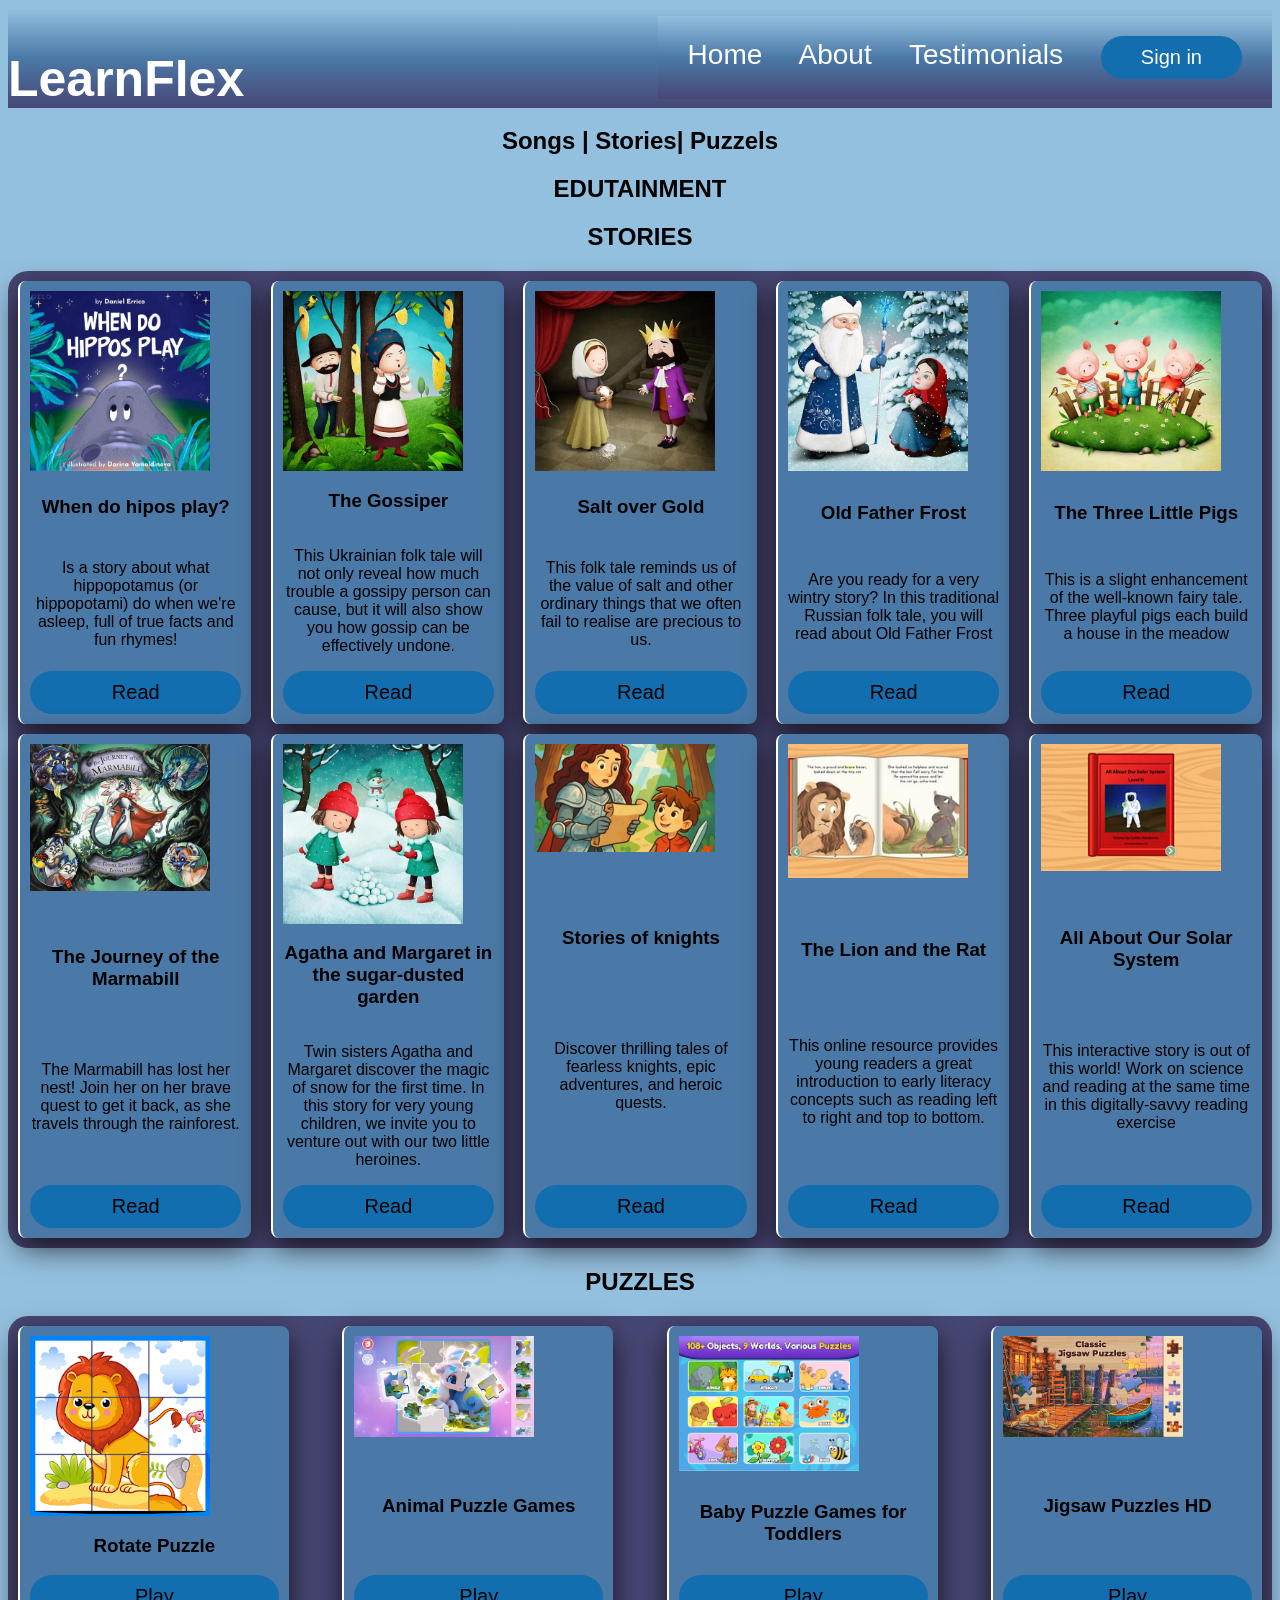
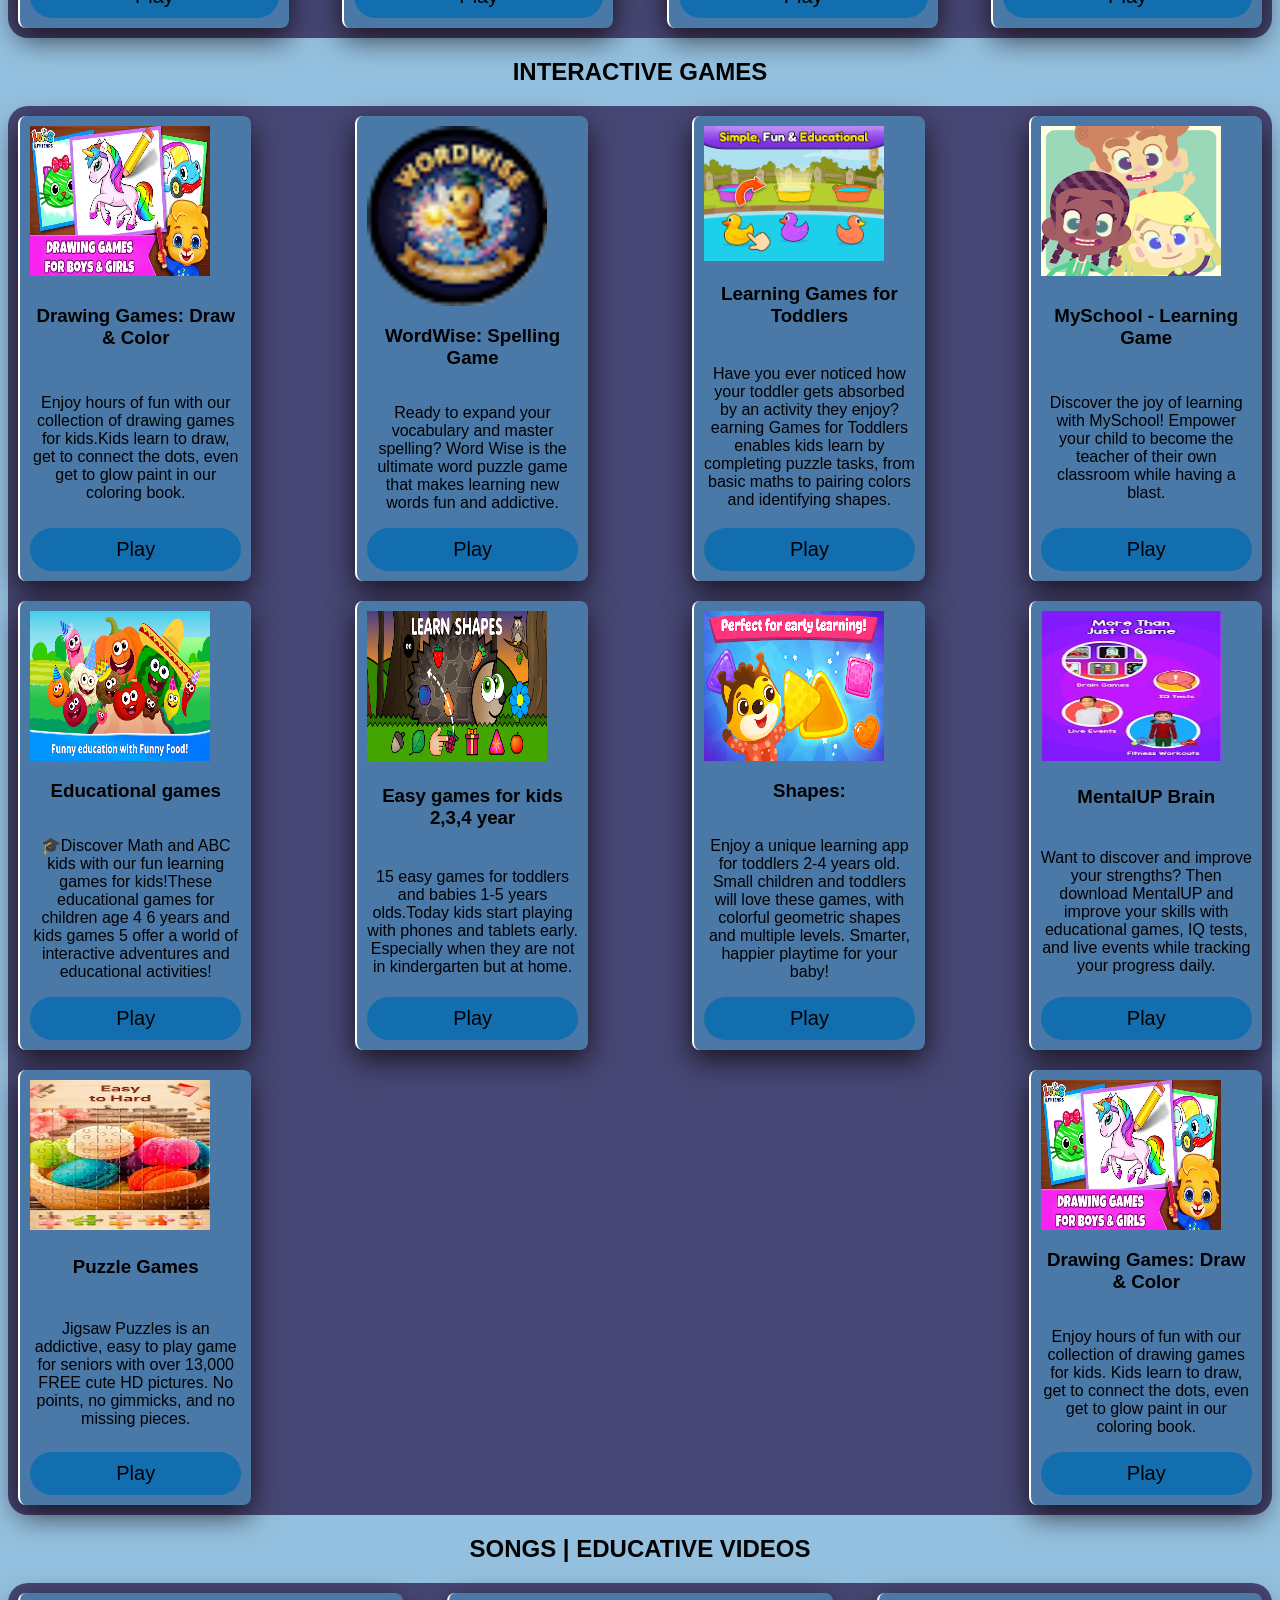
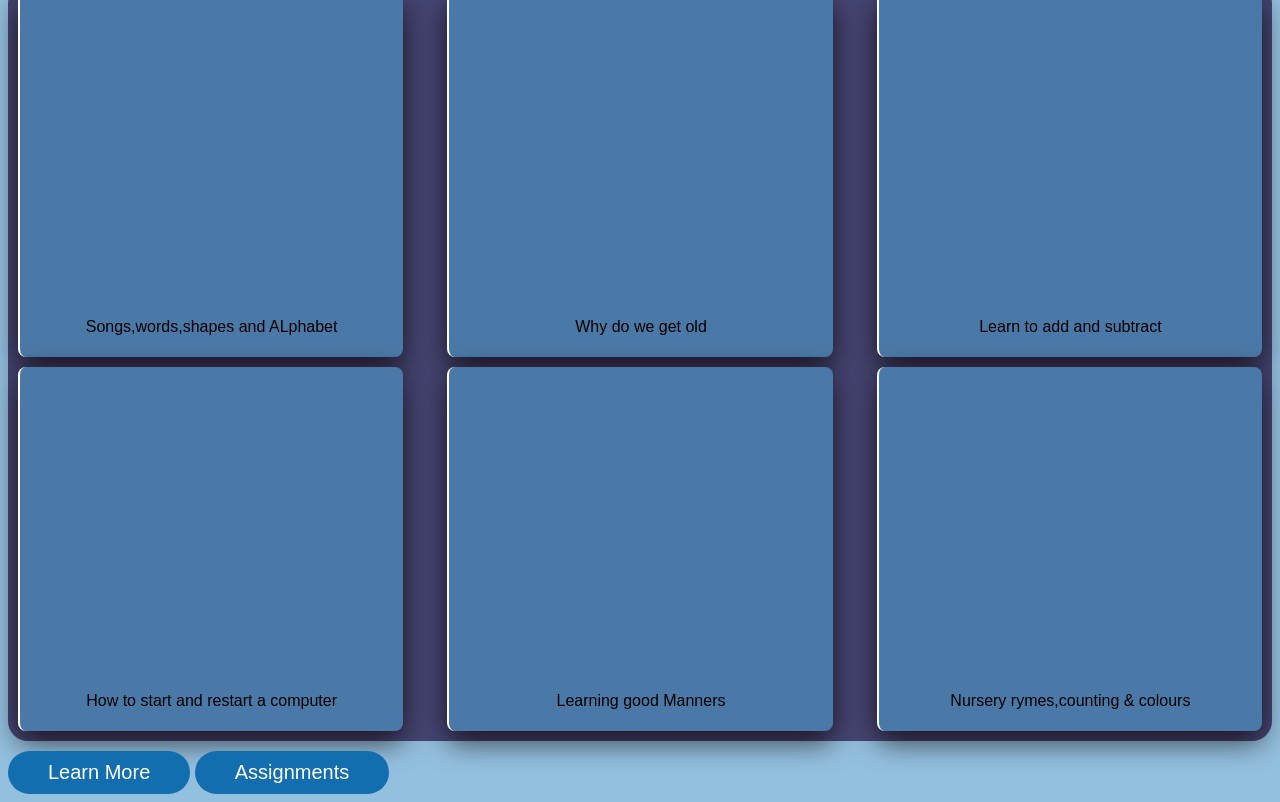
<file: media.html>
<!DOCTYPE html>
<html lang="en">
<head>
    <meta charset="UTF-8">
    <meta name="viewport" content="width=device-width, initial-scale=1.0">
    <title>Media page</title>
    <link rel="stylesheet" href="CSS/Style.css">
</head>
<body>
    <section>
<header class="header">
<h1>LearnFlex</h1>
        <div>
            <nav class="bar">
                <a href="index.html">Home</a>
                <a href="About.html">About</a>
               <a href="testimanials.html">Testimonials</a>
                <button><a href="Signin.html">Sign in</a></button>

             </nav>
            </header>
</section>
<section class="edutainment">
    <h1>Songs | Stories| Puzzels</h1>
    <h1>EDUTAINMENT</h1>
    <h1>STORIES</h1>
<div class="Stories">
    <div class="story-1">
<img src="MEDIA/dcf9f715-f600-44ae-9210-1378dc457806.jpg" alt="Hipos" height="auto" width="180">
<h3>When do hipos play?</h3>
<p>Is a story about what hippopotamus (or hippopotami) do when we're asleep, full of true facts and fun rhymes!
</p>
<button><a href="https://www.freechildrenstories.com/when-do-hippos-play"></a>Read</button>
    </div>
    <div class="story-1">
<img src="MEDIA/GOSIPER.webp" alt="the gossiper"height="auto" width="180">
<h3>The Gossiper</h3>
<p>This Ukrainian folk tale will not only reveal how much trouble a gossipy person can cause, but it will also show you how gossip can be effectively undone.</p>
<button><a href="https://www.readmio.com/stories-en/the-gossiper"></a>Read</button>
    </div>
    <div class="story-1">
<img src="MEDIA/salt.webp" alt="salt" height="auto" width="180">
<h3>Salt over Gold</h3>
<p>This folk tale reminds us of the value of salt and other ordinary things that we often fail to realise are precious to us.</p>
<button><a href="https://www.readmio.com/stories-en/salt-over-gold"></a>Read</button>
    </div>
    <div class="story-1">
<img src="MEDIA/frost.webp" alt="Frost" height="auto" width="180">
<h3>Old Father Frost</h3>
<p>Are you ready for a very wintry story? In this traditional Russian folk tale, you will read about Old Father Frost</p>
<button><a href="https://www.readmio.com/stories-en/old-father-frost"></a>Read</button>
    </div>
    <div class="story-1">
<img src="MEDIA/pigs.webp" alt="pigs"height="auto" width="180">
<h3>The Three Little Pigs</h3>
<p>This is a slight enhancement of the well-known fairy tale. Three playful pigs each build a house in the meadow</p>
<button><a href="https://www.readmio.com/stories-en/the-three-little-pigs"></a>Read</button>
    </div>
    <div class="story-1">
<img src="MEDIA/for.jpg" alt=""height="auto" width="180">
<h3>The Journey of the Marmabill</h3>
<p>The Marmabill has lost her nest! Join her on her brave quest to get it back, as she travels through the rainforest.</p>
<button><a href="https://www.freechildrenstories.com/the-journey-of-the-marmabill"></a>Read</button>
    </div>
    <div class="story-1">
<img src="MEDIA/Agathat.webp" alt=""height="auto" width="180">
<h3>Agatha and Margaret in the sugar-dusted garden</h3>
<p>Twin sisters Agatha and Margaret discover the magic of snow for the first time. In this story for very young children, we invite you to venture out with our two little heroines.</p>
<button><a href="https://www.readmio.com/stories-en/agatha-and-margaret-in-the-sugar-dusted-garden"></a>Read</button>
    </div>
    <div class="story-1">
<img src="MEDIA/Khits.jpg" alt=""height="auto" width="180">
<h3>Stories of knights</h3>
<p>Discover thrilling tales of fearless knights, epic adventures, and heroic quests.</p>
<button><a href="https://www.ohmytales.com/g/adventure-stories/11-12-years/"></a>Read</button>
    </div>
    <div class="story-1">
<img src="MEDIA/Lion.jpg" alt="" height="auto" width="180">
<h3>The Lion and the Rat</h3>
<p>This online resource provides young readers a great introduction to early literacy concepts such as reading left to right and top to bottom.</p>
<button><a href="https://www.education.com/game/lion-and-the-rat/"></a>Read</button>
    </div>
    <div class="story-1">
<img src="MEDIA/solar.jpg" alt="" height="auto" width="180">
<h3>All About Our Solar System</h3>
<p>This interactive story is out of this world! Work on science and reading at the same time in this digitally-savvy reading exercise</p>
<button><a href="https://www.education.com/game/all-about-our-solar-system-level-n/"></a>Read</button>
    </div>
</div>
   <h1>PUZZLES</h1>
    <div class="Puzzels">
    <div class="puz">
<img src="MEDIA/p1.webp" alt=""height="auto" width="180">
<h3>Rotate Puzzle </h3>
<button><a href="https://play.google.com/store/apps/details?id=com.aflatoon.rotatepuzzle"></a>Play</button>
    </div>
    <div class="puz">
<img src="MEDIA/p2.webp" alt="" height="auto" width="180">
<h3>Animal Puzzle Games</h3>
<button><a href="https://play.google.com/store/apps/details?id=com.imayi.animalpuzzle"></a>Play</button>
    </div>
    <div class="puz">
<img src="MEDIA/p3.webp" alt="" height="auto" width="180">
<h3>Baby Puzzle Games for Toddlers</h3>
<button><a href="https://play.google.com/store/apps/details?id=com.pzl1.toddler.puzzles"></a>Play</button>
    </div>

    <div class="puz">
<img src="MEDIA/p4.webp" alt="" height="auto" width="180">
<h3>Jigsaw Puzzles HD</h3>
<button><a href="https://play.google.com/store/apps/details?id=jigsaw.puzzle.free.games"></a>Play</button>
    </div>
    </div>
    <h1>INTERACTIVE GAMES</h1>
    <div class="games">
    <div class="game">
<img src="MEDIA/g1.webp" alt="" height="150" width="180">
<h3>Drawing Games: Draw & Color</h3>
<p>Enjoy hours of fun with our collection of drawing games for kids.Kids learn to draw, get to connect the dots, even get to glow paint in our coloring book.</p>
<button><a href="https://play.google.com/store/apps/details?id=com.rvappstudios.kids.drawing.games.coloring.book.paint"></a>Play</button>
    </div>
    <div class="game">
<img src="MEDIA/g2.webp" alt="" height="auto" width="180">
<h3>WordWise: Spelling Game</h3>
<p>Ready to expand your vocabulary and master spelling?  Word Wise is the ultimate word puzzle game that makes learning new words fun and addictive. </p>
<button><a href="https://play.google.com/store/apps/details?id=io.github.galitach.wordwise"></a>Play</button>
    </div>
     <div class="game">
<img src="MEDIA/g12.webp" alt=""  height="auto" width="180">
<h3>Learning Games for Toddlers</h3>
<p>Have you ever noticed how your toddler gets absorbed by an activity they enjoy?earning Games for Toddlers enables kids learn by completing puzzle tasks, from basic maths to pairing colors and identifying shapes. </p>
<button><a href="https://play.google.com/store/apps/details?id=bebi.family.kids.learning.games"></a>Play</button>
    </div>
     <div class="game">
<img src="MEDIA/g4.webp" alt="" height="150" width="180">
<h3>MySchool - Learning Game</h3>
<p>Discover the joy of learning with MySchool! Empower your child to become the teacher of their own classroom while having a blast.</p>
<button><a href="https://play.google.com/store/apps/details?id=com.sbt_human.ptitsprofs"></a>Play</button>
    </div>
     <div class="game">
<img src="MEDIA/g5.webp" alt=""  height="150" width="180">
<h3>Educational games</h3>
<p>🎓Discover Math and ABC kids with our fun learning games for kids!These educational games for children age 4 6 years and kids games 5 offer a world of interactive adventures and educational activities! </p>
<button><a href="https://play.google.com/store/apps/details?id=com.eruditoplus.funny.food5.kids.toddlers.learning.games"></a>Play</button>
    </div>
     <div class="game">
<img src="MEDIA/g6.webp" alt=""  height="150" width="180">
<h3>Easy games for kids 2,3,4 year</h3>
<p>15 easy games for toddlers and babies 1-5 years olds.Today kids start playing with phones and tablets early. Especially when they are not in kindergarten but at home.</p>
<button><a href="https://play.google.com/store/apps/details?id=com.joongly.kids.learning.games"></a>Play</button>
    </div>
     
     <div class="game">
<img src="MEDIA/g7.webp" alt=""  height="150" width="180">
<h3>Shapes:</h3>
<p>Enjoy a unique learning app for toddlers 2-4 years old. Small children and toddlers will love these games, with colorful geometric shapes and multiple levels. Smarter, happier playtime for your baby!</p>
<button><a href="https://play.google.com/store/apps/details?id=com.amayasoft.toddler.kids.games.boys.girls.shapes"></a>Play</button>
    </div>
     <div class="game">
<img src="MEDIA/g9.webp" alt=""  height="150" width="180">
<h3>MentalUP Brain</h3>
<p>Want to discover and improve your strengths? Then download MentalUP and improve your skills with educational games, IQ tests, and live events while tracking your progress daily.
</p>
<button><a href="https://play.google.com/store/apps/details?id=com.ayasis.mentalup"></a>Play</button>
    </div>
     <div class="game">
<img src="MEDIA/g11.webp" alt=""  height="150" width="180">
<h3>Puzzle Games</h3>
<p>Jigsaw Puzzles is an addictive, easy to play game for seniors with over 13,000 FREE cute HD pictures. No points, no gimmicks, and no missing pieces.</p>
<button><a href="https://play.google.com/store/apps/details?id=com.easybrain.jigsaw.puzzles"></a>Play</button>
    </div>
     <div class="game">
<img src="MEDIA/g10.webp" alt=""  height="150" width="180">
<h3>Drawing Games: Draw & Color</h3>
<p>Enjoy hours of fun with our collection of drawing games for kids. Kids learn to draw, get to connect the dots, even get to glow paint in our coloring book.
</p>
<button><a href="https://play.google.com/store/apps/details?id=com.rvappstudios.kids.drawing.games.coloring.book.paint"></a>Play</button>
    </div>
</div>
<h1>SONGS |  EDUCATIVE VIDEOS</h1>
<div class="videos">
<div class="vids">
    <iframe width="300" height="300" src="https://www.youtube.com/embed/lo0onIQXduI?si=vqXJbI1LERyhmlc7" title="YouTube video player" frameborder="0" allow="accelerometer; autoplay; clipboard-write; encrypted-media; gyroscope; picture-in-picture; web-share" referrerpolicy="strict-origin-when-cross-origin" allowfullscreen></iframe>
    <p>Songs,words,shapes and ALphabet</p>
    </div>
    <div class="vids">
    <iframe width="300" height="300" src="https://www.youtube.com/embed/vckbQvaZQkU?si=8aJYuYrdCVmaPePW" title="YouTube video player" frameborder="0" allow="accelerometer; autoplay; clipboard-write; encrypted-media; gyroscope; picture-in-picture; web-share" referrerpolicy="strict-origin-when-cross-origin" allowfullscreen></iframe>
    <p>Why do we get old</p>
    </div>
<div class="vids">
    <iframe width="300" height="300" src="https://www.youtube.com/embed/0KPT5EaXUcA?si=UegherQR-1xhvq_v" title="YouTube video player" frameborder="0" allow="accelerometer; autoplay; clipboard-write; encrypted-media; gyroscope; picture-in-picture; web-share" referrerpolicy="strict-origin-when-cross-origin" allowfullscreen></iframe>
    <p>Learn to add and subtract</p>

</div>
<div class="vids">
    <iframe width="300" height="300" src="https://www.youtube.com/embed/J-IY0rc5824?si=mg9B5IAaYA-tFkBg" title="YouTube video player" frameborder="0" allow="accelerometer; autoplay; clipboard-write; encrypted-media; gyroscope; picture-in-picture; web-share" referrerpolicy="strict-origin-when-cross-origin" allowfullscreen></iframe>
    <p>How to start and restart a computer</p>
</div>
<div class="vids">
    <iframe width="300" height="300" src="https://www.youtube.com/embed/WxjHzlQVtZs?si=cbApDyumdsjHuEuv" title="YouTube video player" frameborder="0" allow="accelerometer; autoplay; clipboard-write; encrypted-media; gyroscope; picture-in-picture; web-share" referrerpolicy="strict-origin-when-cross-origin" allowfullscreen></iframe>
    <p>Learning good Manners</p>
</div>
<div class="vids">
    <iframe width="300" height="300" src="https://www.youtube.com/embed/g6CVApMxmqg?si=cY2_rA8EqeObpwWR" title="YouTube video player" frameborder="0" allow="accelerometer; autoplay; clipboard-write; encrypted-media; gyroscope; picture-in-picture; web-share" referrerpolicy="strict-origin-when-cross-origin" allowfullscreen></iframe>
     <P>Nursery rymes,counting & colours</P>
</div>
</div>
</section>
    <section>
    <button><a href="Learn.html">Learn More</a></button>
    <button><a href="ASSINMENTS.html">Assignments</a></button>
    </section>
</body>
</html>
</file>
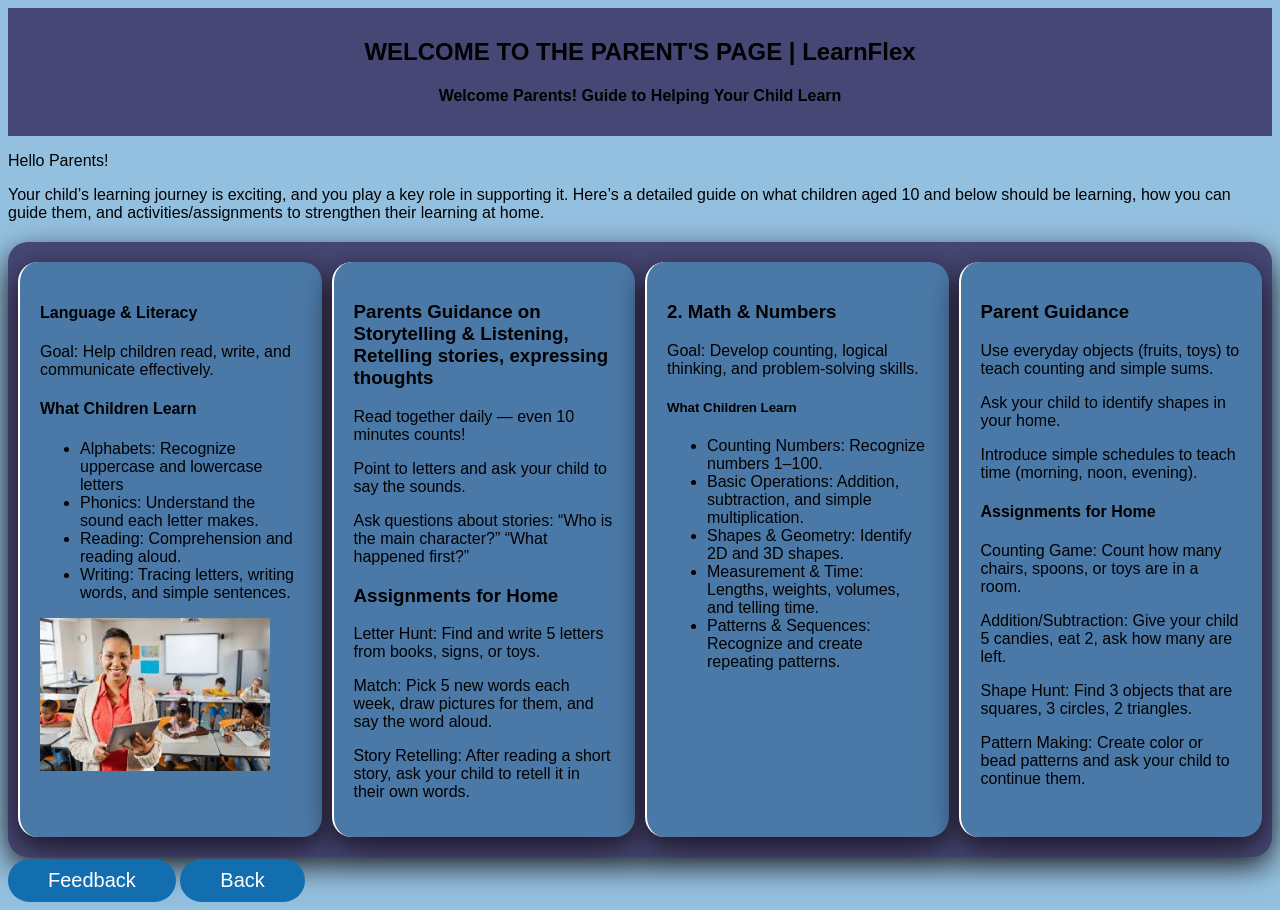
<file: Parent.html>
<!DOCTYPE html>
<html lang="en">
<head>
    <meta charset="UTF-8">
    <meta name="viewport" content="width=device-width, initial-scale=1.0">
    <title>Parents Page</title>
    <link rel="stylesheet" href="CSS/Style.css">
</head>
<body>
    <section>
        <div class="Welcome">
    <h1>WELCOME TO THE PARENT'S PAGE | LearnFlex</h1>
    <H4>Welcome Parents! Guide to Helping Your Child Learn</H4>
        </div>
        
            <div>
    <P>Hello Parents!</P>
    <P>Your child’s learning journey is exciting, and you play a key role in supporting it. Here’s a detailed guide on what children aged 10 and below should be learning, how you can guide them, and activities/assignments to strengthen their learning at home.</P>
    </div>
    <div class="study-1">
    <div class="study">
    <H4>Language & Literacy</H4>
    <p>Goal: Help children read, write, and communicate effectively.</p>
    <h4>What Children Learn</h4>
<ul>
    <li>Alphabets: Recognize uppercase and lowercase letters</li>
    <li>Phonics: Understand the sound each letter makes.</li>
   <li> Reading: Comprehension and reading aloud.</li>
   <li>Writing: Tracing letters, writing words, and simple sentences.</li>
   </ul>
   <img src="MEDIA/download (4).jpg" alt="" width="230" height="auto">
   </div>
   <div class="study">
    <ul>
</ul>
<h3>Parents Guidance on Storytelling & Listening, Retelling stories, expressing thoughts </h3>
<p>Read together daily — even 10 minutes counts!</p><p>Point to letters and ask your child to say the sounds.</p>
<p>Ask questions about stories: “Who is the main character?” “What happened first?”</p>
<h3>Assignments for Home</h3>
<p>Letter Hunt: Find and write 5 letters from books, signs, or toys.</p>
<p> Match: Pick 5 new words each week, draw pictures for them, and say the word aloud.</p>
<P>Story Retelling: After reading a short story, ask your child to retell it in their own words.</p>
    </div>
    <div class="study">
   <h3> 2. Math & Numbers </h3>
<p></p>Goal: Develop counting, logical thinking, and problem-solving skills.
<h5>What Children Learn </h5>
<ul>
<li>Counting Numbers: Recognize numbers 1–100.</li>
<li>Basic Operations: Addition, subtraction, and simple multiplication.</li>
<li>Shapes & Geometry: Identify 2D and 3D shapes.</li>
<li>Measurement & Time: Lengths, weights, volumes, and telling time.</li>
<li>Patterns & Sequences: Recognize and create repeating patterns.</li>
</ul>
</div>
<div class="study">
<h3>Parent Guidance </h3>
<P>Use everyday objects (fruits, toys) to teach counting and simple sums.</P>
<P>Ask your child to identify shapes in your home.</P>
<P>Introduce simple schedules to teach time (morning, noon, evening).</P>
<h4>Assignments for Home</h4>
<p>Counting Game: Count how many chairs, spoons, or toys are in a room.</p>
<p>Addition/Subtraction: Give your child 5 candies, eat 2, ask how many are left.</p>
<p>Shape Hunt: Find 3 objects that are squares, 3 circles, 2 triangles.</p>
<P>Pattern Making: Create color or bead patterns and ask your child to continue them.</p>
</div>
</div>
<button ><a href="Feedback.html">Feedback</a></button>
<button><a href="Learn.html">Back</a></button>
</section>
</body>
</html>
</file>
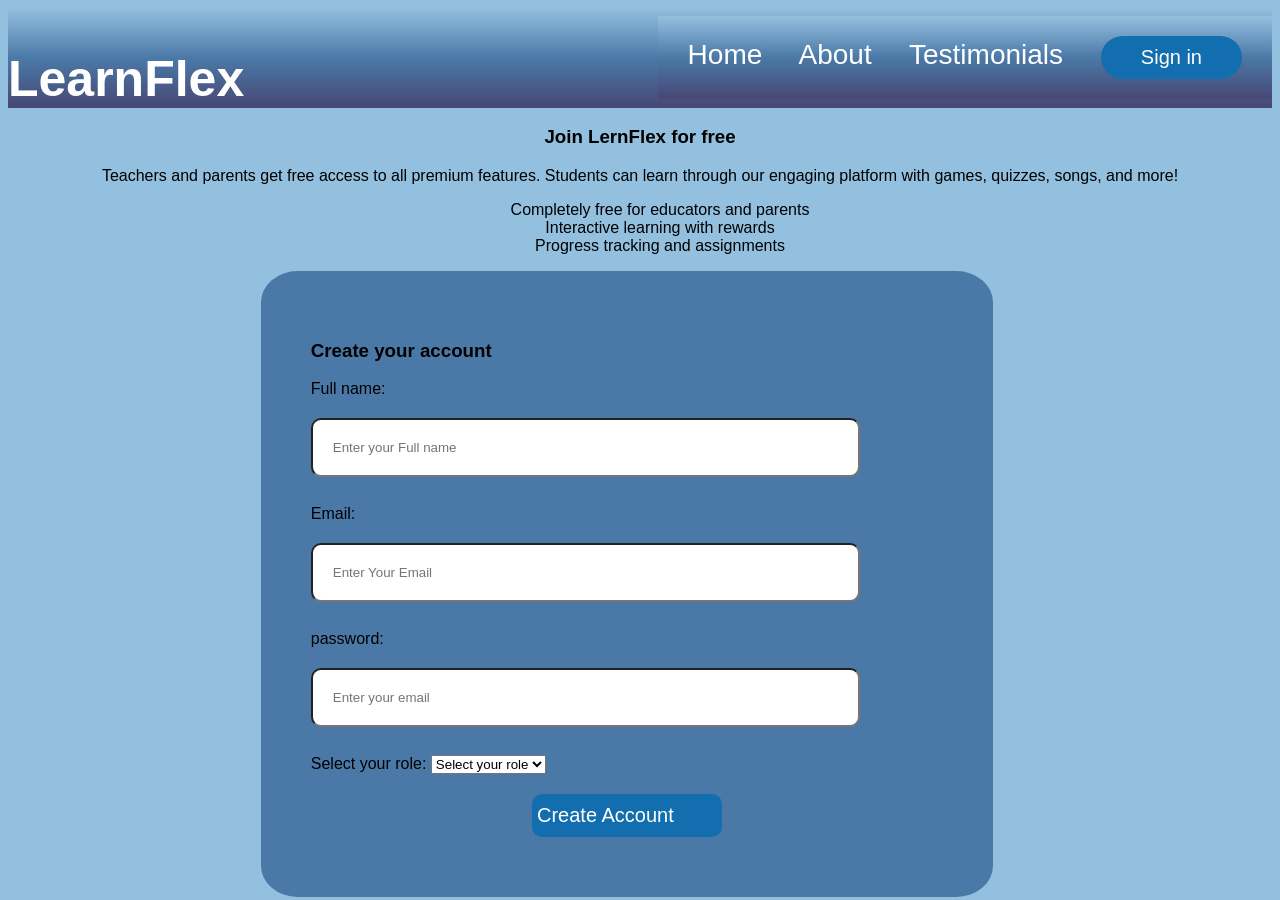
<file: Signin.html>
<!DOCTYPE html>
<html lang="en">
<head>
    <meta charset="UTF-8">
    <meta name="viewport" content="width=device-width, initial-scale=1.0">
    <title>Signin</title>
    <link rel="stylesheet" href="CSS/Style.css">
</head>
<body>
    <section>
    <header class="header">
<h1>LearnFlex</h1>
        <div>
            <nav class="bar">
                <a href="index.html">Home</a>
                <a href="About.html">About</a>
               <a href="testimanials.html">Testimonials</a>
                <button><a href="Signin.html">Sign in</a></button>

             </nav>
            </header>
    <section class="sign">
     <div class="join">
        <h1>Join LernFlex for free</h1>
    <p class="notice">Teachers and parents get free access to all premium features. Students can learn through our engaging platform with games, quizzes, songs, and more!</p>

    <div class="bullets">
      <ul>
  <li>Completely free for educators and parents</li>
  <li>Interactive learning with rewards</li>
  <li>Progress tracking and assignments</li>
  </ul>
  </div>
     </div>
  <div class="create-account">
    <h3>Create your account</h3>
    <form action="signin.html" method="post">
      <label for="Full name">Full name:</label>
      <input type="text" id="username" name="username" placeholder="Enter your Full name" required><br>
      <label for="email">Email:</label>
      <input type="text" id="email" name="email" placeholder="Enter Your Email" required><br>
      <label for="password">password:</label>
      <input type="password" id="password" name="password" placeholder="Enter your email" required><br>
<label for="role">Select your role:</label>
<select id="role" name="role" required>
  <option value=""disabled selected>Select your role</option>
  <option value="Teacher">Tacher</option>
  <option value="parent">parent</option>
  <option value="student">student</option>
  <option value="rather not say">rather not say</option>
</select>
  <button> <a href="media.html">Create Account</a></button>
    </form>
  </div>
  </section>
  </section>
    </section>
</body>
</html>
</file>
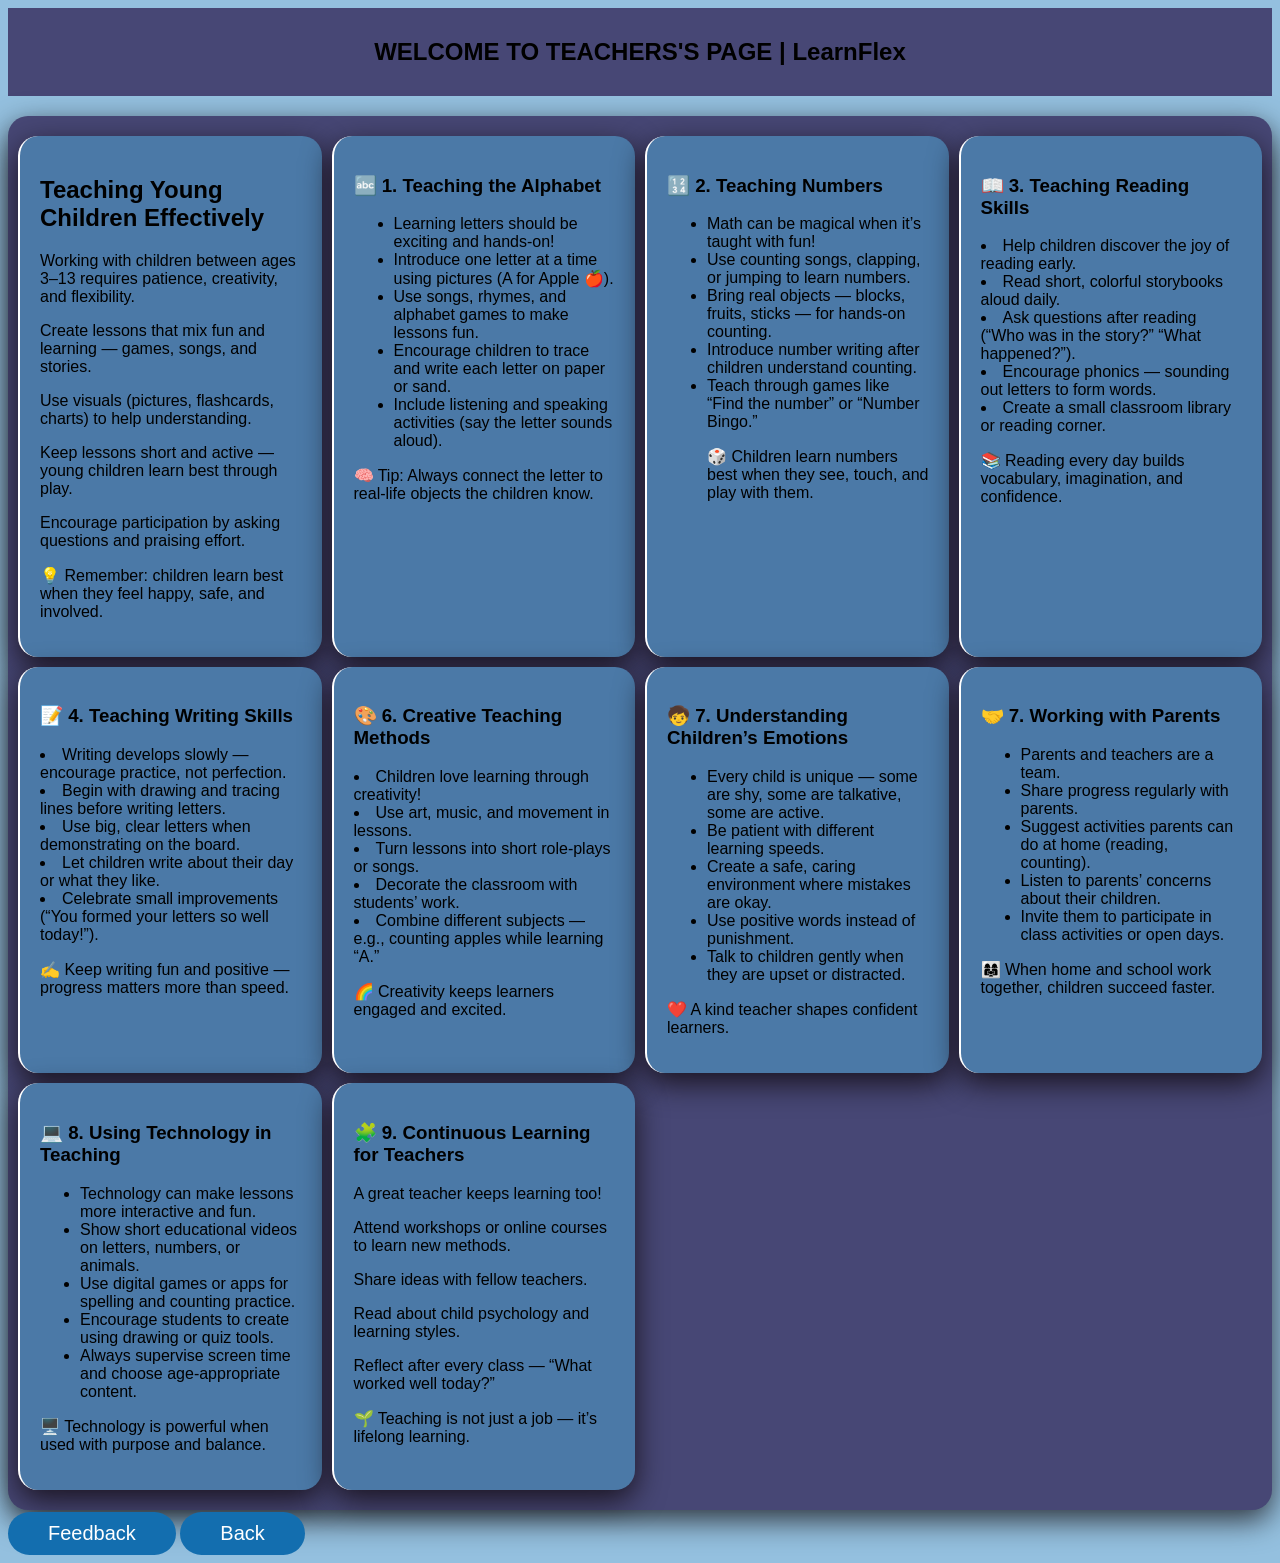
<file: Teachers.html>
<!DOCTYPE html>
<html lang="en">
<head>
    <meta charset="UTF-8">
    <meta name="viewport" content="width=device-width, initial-scale=1.0">
    <title>Teachers</title>
    <link rel="stylesheet" href="CSS/Style.css">
</head>
<section>
    <div class="Welcome">
<h1>WELCOME TO TEACHERS'S PAGE | LearnFlex</h1>
</div>
<div class="study-1">
    <div class="study">
<H2>Teaching Young Children Effectively</H2>
<P>Working with children between ages 3–13 requires patience, creativity, and flexibility.</P>
<P>Create lessons that mix fun and learning — games, songs, and stories.</P>
<P>Use visuals (pictures, flashcards, charts) to help understanding.</P>
<P>Keep lessons short and active — young children learn best through play.</P>
<P>Encourage participation by asking questions and praising effort.</P>
<P>💡 Remember: children learn best when they feel happy, safe, and involved.</P>
</div>
<div class="study">
<h3>🔤 1. Teaching the Alphabet</h3>
<ul>
<li>Learning letters should be exciting and hands-on!</li>
<li>Introduce one letter at a time using pictures (A for Apple 🍎).</li>
<li>Use songs, rhymes, and alphabet games to make lessons fun.</li>
<li>Encourage children to trace and write each letter on paper or sand.</li>
<li>Include listening and speaking activities (say the letter sounds aloud).</li>
</ul>
<p>🧠 Tip: Always connect the letter to real-life objects the children know.</p>
</div>
<div class="study">
<h3>🔢 2. Teaching Numbers</h3>
<ul>
<li>Math can be magical when it’s taught with fun!</li>
<li>Use counting songs, clapping, or jumping to learn numbers.</li>
<li>Bring real objects — blocks, fruits, sticks — for hands-on counting.</li>
<li>Introduce number writing after children understand counting.</li>
<li>Teach through games like “Find the number” or “Number Bingo.”</li>
<P>🎲 Children learn numbers best when they see, touch, and play with them.</P>
</div>
<div class="study">
<h3>📖 3. Teaching Reading Skills</h3>
<li>Help children discover the joy of reading early.</li>
<li>Read short, colorful storybooks aloud daily.</li>
<li>Ask questions after reading (“Who was in the story?” “What happened?”).</li>
<li>Encourage phonics — sounding out letters to form words.</li>
<li>Create a small classroom library or reading corner. </li>
</ul>
<p>📚 Reading every day builds vocabulary, imagination, and confidence. </p>
</div>
<div class="study">
<h3>📝 4. Teaching Writing Skills</h3>
<li>Writing develops slowly — encourage practice, not perfection.</li>
<li>Begin with drawing and tracing lines before writing letters.</li>
<li>Use big, clear letters when demonstrating on the board.</li>
<li>Let children write about their day or what they like.</li>
<li>Celebrate small improvements (“You formed your letters so well today!”).</li>
<p>✍️ Keep writing fun and positive — progress matters more than speed.</p>
</div>
<div class="study">
<h3>🎨 6. Creative Teaching Methods</h3>
<li>Children love learning through creativity!</li>
<li>Use art, music, and movement in lessons.</li>
<li>Turn lessons into short role-plays or songs.</li>
<li>Decorate the classroom with students’ work.</li>
<li>Combine different subjects — e.g., counting apples while learning “A.”</li>
<p>🌈 Creativity keeps learners engaged and excited. </p>
</div>
<div class="study">
<h3>🧒 7. Understanding Children’s Emotions</h3>
<ul>
<li>Every child is unique — some are shy, some are talkative, some are active.</li>
<li>Be patient with different learning speeds.</li>
<li>Create a safe, caring environment where mistakes are okay.</li>
<li>Use positive words instead of punishment.</li>
<li>Talk to children gently when they are upset or distracted.</li>
</ul>
<p>❤️ A kind teacher shapes confident learners. </p>
</div>
<div class="study">
<h3>🤝 7. Working with Parents</h3>
<ul>
<li>Parents and teachers are a team.</li>
<li>Share progress regularly with parents.</li>
<li>Suggest activities parents can do at home (reading, counting).</li>
<li>Listen to parents’ concerns about their children.</li>
<li>Invite them to participate in class activities or open days.</li>
</ul>
<p>👩‍👩‍👧 When home and school work together, children succeed faster. </p>
</div>
<div class="study">
<h3>💻 8. Using Technology in Teaching</h3>
<ul>
<li>Technology can make lessons more interactive and fun.</li>
<li>Show short educational videos on letters, numbers, or animals.</li>
<li>Use digital games or apps for spelling and counting practice.</li>
<li>Encourage students to create using drawing or quiz tools.</li>
<li>Always supervise screen time and choose age-appropriate content.</li>
</ul>
<p>🖥️ Technology is powerful when used with purpose and balance. </p>
</div>
<div class="study">
<h3>🧩 9. Continuous Learning for Teachers</h3>
<p>A great teacher keeps learning too!</p>
<p>Attend workshops or online courses to learn new methods.</p>
<p>Share ideas with fellow teachers.</p>
<p>Read about child psychology and learning styles.</p>
<p>Reflect after every class — “What worked well today?”</p>
<p>🌱 Teaching is not just a job — it’s lifelong learning.</p>
</div>
</div>
<div>
    <button><a href="Feedback.html">Feedback</a></button>
    <button><a href="Learn.html">Back</a></button></div>
</section>
<body>
</body>
</html>
</file>
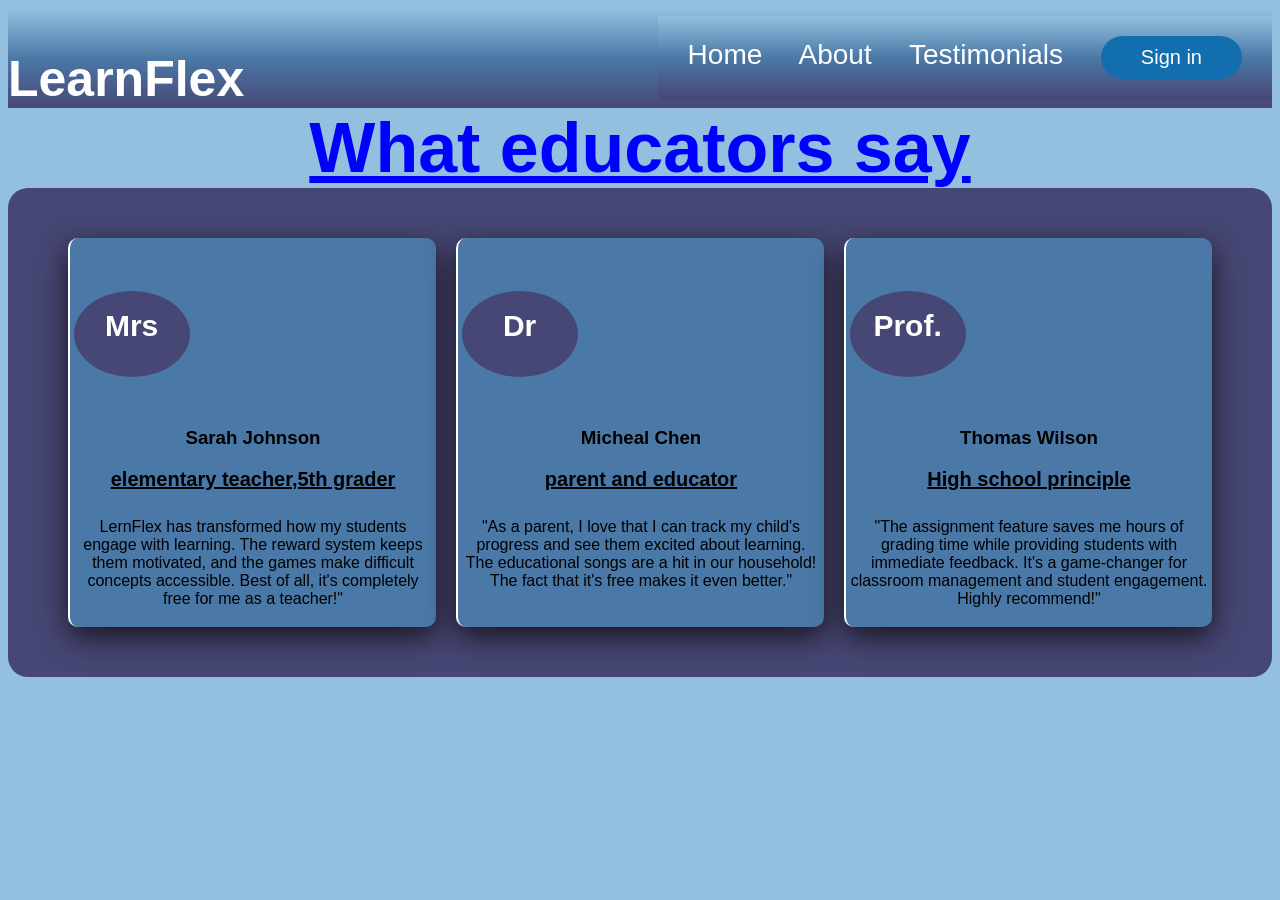
<file: testimanials.html>
<!DOCTYPE html>
<html lang="en">
<head>
    <meta charset="UTF-8">
    <meta name="viewport" content="width=device-width, initial-scale=1.0">
    <title>Document</title>
    <link rel="stylesheet" href="CSS/Style.css">
</head>
<body>
    <section >
       <header class="header">
<h1>LearnFlex</h1>
        <div>
            <nav class="bar">
                <a href="index.html">Home</a>
                <a href="About.html">About</a>
               <a href="testimanials.html">Testimonials</a>
                <button><a href="Signin.html">Sign in</a></button>

             </nav>
            </header>
            
</section>
<section class="about-2">
<div >
    <h1>What educators say</h1>

</div>
<section class="testimanials">
<div class="teachers">
    <h5>Mrs</h5>
    <h3>Sarah Johnson</h3>
    <h4>elementary teacher,5th grader</h4>
    <p>LernFlex has transformed how my students engage with learning. The reward system keeps them motivated, and the games make difficult concepts accessible. Best of all, it's completely free for me as a teacher!"</p>
    
</div >
<div class="teachers">
    <h5>Dr</h5>
    <h3> Micheal Chen</h3>
   <h4>parent and educator</h4>
    <p>"As a parent, I love that I can track my child's progress and see them excited about learning. The educational songs are a hit in our household! The fact that it's free makes it even better."</p>   
</div>
<div class="teachers">
    <h5>Prof.</h5>
    <h3> Thomas Wilson</h3>
    <h4>High school principle</h4>
    <p>"The assignment feature saves me hours of grading time while providing students with immediate feedback. It's a game-changer for classroom management and student engagement. Highly recommend!"</p>
    
</div>
</section>
        </Section>
</body>
</html>
</file>
<file: CSS/Style.css>
*{
    font-family: 'Trebuchet MS', 'Lucida Sans Unicode', 'Lucida Grande', 'Lucida Sans', Arial, sans-serif;}
button{
   border-radius: 50px;
    padding: 10px 40px;
    font-size: 20px;
    background-color:#136eaf;
    border: none;  

}
button:hover{
    background-color: #007BFF;
    transform: translateY(-5px);
}
body{
   background-color:#94c0df ;
}
a{
    color: white;
    text-decoration: none;
}
.header {
    justify-content: space-between;
    display: flex;
    align-items: center;
    padding: 0 0;
    margin: 0%;
    text-decoration: none;
    font-weight: 500;
    font-size: 28px;
    word-spacing: 30px;
    color: blue;
    background: none;
    background: linear-gradient( #94c0df,#4b79a7,rgb(71, 71, 117));
    z-index: 1000;
    position:sticky;
    top:0;
}
.header h1{
    color: white;
    font-weight: 800;
    font-size: 50px;
    margin-bottom: 0px;
}
.bar{
    
    font-weight: 500;
    font-size: 28px;
    justify-content: space-between;
    word-spacing: 30px;   
    background: linear-gradient( #94c0df,#4b79a7,rgb(71, 71, 117));
    padding: 20px 30px;
    text-align: center;   
    z-index: 1000;
    margin-left: 0%;
}
.one h1 {
    display: block;
    word-spacing: 3px;
    font-size: 50px;
    text-align: center;
    margin-top: 0;
    margin-bottom: 0;
}
.one p{
    font-size: larger;
    padding:10px 30px ;
    text-align: center;
    margin-top: 0;
}

.sub-main{
    flex-wrap: wrap;
    padding: 40px 60px;
    display: flex;
    border-radius: 30px;
    margin: 30px auto;
    justify-content: space-between;
    gap:20px;
    grid-template-columns: repeat(auto-fit,minmax(250px,1fr));
    display: grid;
    margin-top: 5px;
    background-color: rgb(71, 71, 117)
}
.learn{
padding:  20px;
border-radius:8px ;
text-align: center;  
box-shadow: 0 10px 30px rgba(10, 0, 0, 0.733);
background-color: #4b79a7;
border-left: 2px solid white;
}
.learn:hover{
    transform: translateY(10px);
}
.story-1:hover{
    transform: translateY(10px);
}
.footer-section{
    background-color: rgb(71, 71, 117);
    padding: 5px;
    margin-top: 30px;
    padding: 5px;
}
.Join {
    text-align: center;
    font-size: 25px;
    font-weight: 500;   
}
.footer-main{
flex-wrap: wrap;
    padding:  3px;
    justify-content: space-between;
    gap: 20px;
    grid-template-columns: repeat(auto-fit,minmax(250px,1fr));
    display: grid;
}
.footer-main h3 {
    font-size: 25px;
    font-weight: 500;
    text-decoration: underline;
}
.copy{
    text-align: center;
    font-size:15px ;
    font-weight: 600;
    border-top: 2px solid black;
}
.copy p{
    margin-top: 30px;
}
.container{
    flex-wrap: wrap;
    padding: 25px 15px;
    border-radius: 20px;
    margin: 20px auto;
    background-color: rgb(71, 71, 117);
    justify-content: space-between;
    gap: 20px;
    grid-template-columns: repeat(auto-fit,minmax(250px,1fr));
    display: grid;
    margin-top: 20px;
    box-shadow: 0 10px 30px rgba(10, 0, 0, 0.733);
}
.sub-containers{
padding: 25px 15px;
border-radius:8px ;
text-align: center;  
box-shadow: 0 10px 30px rgba(10, 0, 0, 0.733);
background-color: #4b79a7;
border-left: 2px solid white;
}
.sub-containers:hover{
    transform: translateY(-5px);
}
.sub-containers button{
    border-radius: 25px;
    padding: 10px 5px;
    font-size: 18px;
    color: white;
    border: none;
    font-weight: 500;
    background-color:#165f94; 
}

.four{
    text-align: center;
}
.four h1{
    font-size: 40px;
    font-weight: 600;
    margin-top: 0;
    margin-bottom: 0;
}
.four p{
    font-weight: 300;
    font-size:20px ;
    margin-top: 0;
}
.about h1{
    font-size: 50px;
    font-weight: 600;
    text-align: center;
    text-decoration: underline;
    margin-top: 0;
    margin-bottom: 0;
}
.about p{
font-size: 28px;
font-weight: 300;
margin: 5px;
text-align: center;
margin-top: 0;
margin-bottom: 0;
}
.about-l{
    display: grid;
    text-align: left;
    padding: 0% 60% 10px 0px;
    margin-top: 0;
}
.about-left h2{
    font-size: 40px;
    font-weight: 500;
margin-left: 8%;
margin-top: 0;
margin-bottom: 0;
text-decoration: underline;
}
.about-l p{
    font-size:15px ;
    font-weight: 400;
    color: black;
    margin-left:8% ;
}
.about-l h1{
    justify-content: left ;
    border-radius: 10px;
    padding: 10% 10%;
    margin-top: 3%;
    position: absolute;
    background: linear-gradient(#074c91,#007BFF,#66CCFF);
    float: right;
    margin-left: 50%;
    color: white;
    font-weight: 600;
    font-size: 30px;
}
.testimanials{
   flex-wrap: wrap;
    padding: 50px 60px;
    border-radius: 20px;
    margin: 20px auto;
    justify-content: space-between;
    gap: 20px;
    grid-template-columns: repeat(auto-fit,minmax(250px,1fr));
    display: grid;
    margin-top: 0px;
    background-color: rgb(71, 71, 117);
}
.teachers{
padding: 1%;
border-radius:10px ;
text-align: center;  
box-shadow: 0 10px 30px rgba(10, 0, 0, 0.733);
justify-items: center;
gap: 5px;
background-color: #4b79a7;
border-left: 2px solid white;
}
.teachers:hover{
    transform:translateY(-5px) ;
    
}
.teachers h5{
    border-radius: 50%;
    color: white;
    background-color: rgb(71, 71, 117);
    font-size: 30px;
    font-display: flex;
    width: 80px;
    height: 50px;
    justify-content: center;
    padding: 5% 5%;   
}
.about-2 h1{
    text-align: center;
    font-size: 70px;
    color: blue;
    margin-top: 0;
    margin-bottom: 0;
    text-decoration: underline;
}
.about-2 h4{
    font-size: 20px;
    text-decoration: underline black;
    margin-top: 0;
}
.create-account{
    display: block;
    float: right;  
    border-radius: 5%;
     background-color: #4b79a7;
    padding: 50px;
    margin-top: 0%;
    margin-left:20% ;
    float: left;
    justify-items: left;
    width: 50%;
    }
input,form button{
    display: block;
    width: 80%;
    padding: 20px;
    margin-bottom: 10px;
    text-align: left;
    margin-right:50% ;
    border-radius: 10px;
    margin-top: 20px;
    margin-left: 5;
}
form button{
padding: 10px 5px;
width: 30%;
margin-left: 35%;
}
.join{
    text-align: center;
}
.bullets ul {
    list-style: none;

}
.Welcome{
    text-align: center;
    background-color: rgb(71, 71, 117);
    padding: 10px 40px;

}
.study-1{
    flex-wrap: wrap;
    padding: 20px 10px;
    border-radius: 20px;
    margin: 2px auto;
    background-color: rgb(71, 71, 117);
    justify-content: space-between;
    gap: 10px;
    display: grid;
    margin-top: 20px;
    grid-template-columns: repeat(auto-fit,minmax(250px,1fr));
    box-shadow: 0 10px 30px rgba(10, 0, 0, 0.733);
}

.study{
    border-radius: 20px;
    padding:  20px;
    background-color: #4b79a7;
    border-left: 2px solid white;
    box-shadow: 0 10px 30px rgba(10, 0, 0, 0.733);
    justify-content: space-between;
    
}
.study-2{
    flex-wrap: wrap;
    padding: 20px 10px;
    border-radius: 20px;
    margin: 2px auto;
    background-color: rgb(71, 71, 117);
    justify-content: space-between;
    gap: 10px;
    display: grid;
    margin-top: 20px;
    box-shadow: 0 10px 30px rgba(10, 0, 0, 0.733);
}
.study:hover{
    transform: translateY(-10px);

}

.kids:hover{
    transform: translateY(-10px);

}
.kids{
    border-radius: 20px;
    padding:  10px;
    background-color: #4b79a7;
    border-left: 2px solid white;
    box-shadow: 0 10px 30px rgba(10, 0, 0, 0.733);
    width: 140%;
}
.kids img{
    float:right;
    margin-right: 15px;
    justify-content: left ;
    padding:0 10%;
    position: relative;
    margin-left: 50%;

}

.videos{
flex-wrap: wrap;
    padding: 10px;
    display: flex;
    border-radius: 20px;
    margin: 10px auto;
    background-color: rgb(71, 71, 117);
    justify-content: space-between;
    gap: 10px;
    grid-template-columns: repeat(3,1ftr);
    margin-top: 20px;
}
.vids{
padding:  5PX;
border-radius:8px ;
text-align: center;  
background-color: #4b79a7;
border-left: 2px solid white;
width: 30%;
box-shadow: 0 10px 30px rgba(10, 0, 0, 0.733);
}
.vids video{
    width: 45%;
    border-radius: 10px;
    margin-left: 0%;
}
.edutainment h1{
    text-align: center;
}
.vids-2{
    height: auto;
    width: 30%;
}

.story-1 btn{
    float: right;
}
.bt{
    margin-top: 5%;
    float: right;
}
.Stories {
   flex-wrap: wrap;
    padding: 10px;
    display: flex;
    border-radius: 20px;
    margin: 10px auto;
    background-color: rgb(71, 71, 117);
    justify-content: space-between;
    gap: 10px;
    grid-template-columns: repeat(5,1ftr);
    margin-top: 20px; 
}
.story-1{
padding:  10px;
border-radius:8px ;
text-align: center;  
background-color: #4b79a7;
border-left: 2px solid white;
box-shadow: 0 10px 30px rgba(10, 0, 0, 0.733);
width:17% ;
height: auto;
justify-content: space-between;
    flex-direction: column;
    display: flex;
}
.story-1:hover,.game:hover,.vids:hover,.puz:hover{
    transform: translateY(-10px);
}
.story-1 button{
    margin-bottom: 0;
}
.Puzzels{
    flex-wrap: wrap;
    padding: 10px;
    display: flex;
    border-radius: 20px;
    margin: 10px auto;
    background-color: rgb(71, 71, 117);
    justify-content: space-between;
    gap: 20px;
    grid-template-columns: repeat(4,1ftr);
    margin-top: 20px; 
}
.puz{
padding:  10px;
border-radius:8px ;
text-align: center;  
box-shadow: 0 10px 30px rgba(10, 0, 0, 0.733);
width:20% ;
height: auto;
background-color: #4b79a7;
border-left: 2px solid white;
justify-content: space-between;
    flex-direction: column;
    display: flex;
}
.games{
flex-wrap: wrap;
    padding: 10px;
    display: flex;
    border-radius: 20px;
    margin: 10px auto;
    background-color: rgb(71, 71, 117);
    justify-content: space-between;
    gap: 20px;
    grid-template-columns: repeat(5,1ftr);
    margin-top: 20px; 
    
}
.game{
padding:  10px;
border-radius:8px ;
text-align: center;  
box-shadow: 0 10px 30px rgba(10, 0, 0, 0.733);
width:17% ;
height: auto;
background-color: #4b79a7;
border-left: 2px solid white;
justify-content: space-between;
    flex-direction: column;
    display: flex;
    justify-items: center;
}
.fb{
display: grid; 
    border-radius: 3%;
    background-color: #4b79a7;
    border-left: 5px solid white;
    padding: 20px;
    margin-top: 0%;
    margin-left:0 ;
    justify-items: left;
    width: 110%;
    margin-right: 40%;
    
}
textarea{
    height: 100px;
    outline: none;
    font-size: 16px;
    padding: 10px;
    width: 200%;
    border-radius: 15px;

}
.feedback{
    width: 50%;   
    margin-left: 0px;
    margin:0;
    padding: 0%;
    text-align: left;
    justify-items: left;
    
}
.feedback h1{
    text-align: center;
    font-size: 40px;
    margin-left: 20%;
    text-decoration: underline;
}
.feedback p{
    text-align: center;
    font-size: 20px;
    margin-left: 20px;
}
.Asses{
flex-wrap: wrap;
    padding: 20px 10px;
    border-radius: 20px;
    margin: 2px auto;
    background-color: rgb(71, 71, 117);
    justify-content: space-between;
    gap: 10px;
    display: grid;
    margin-top: 20px;
    box-shadow: 0 10px 30px rgba(10, 0, 0, 0.733);
    width: 90%;
}

.Asses-1{
     border-radius: 20px;
    background-color: #4b79a7;
    border-left: 5px solid white;
    padding:  10px;
    box-shadow: 0 10px 30px rgba(10, 0, 0, 0.733);
    width: 140%;
    margin-left: 10%;
}
.Assignment h1{
text-align: center;
text-decoration: underline;
}
.btn{
    float: right;
    margin-top: 30px;
    gap: 20px;
    justify-content: space-between;
    padding: 10px;
    width:20%;
    border-radius: 8px;
}
@media(max-width:1078px){
    #hide{
        display: none;
    }
    .study-2{
        width:95% ;
        
    }
    .kids{
        width: 98%;
        height: auto;
    }
    .Asses-1{
width: 100%;
    }
    }
</file>
